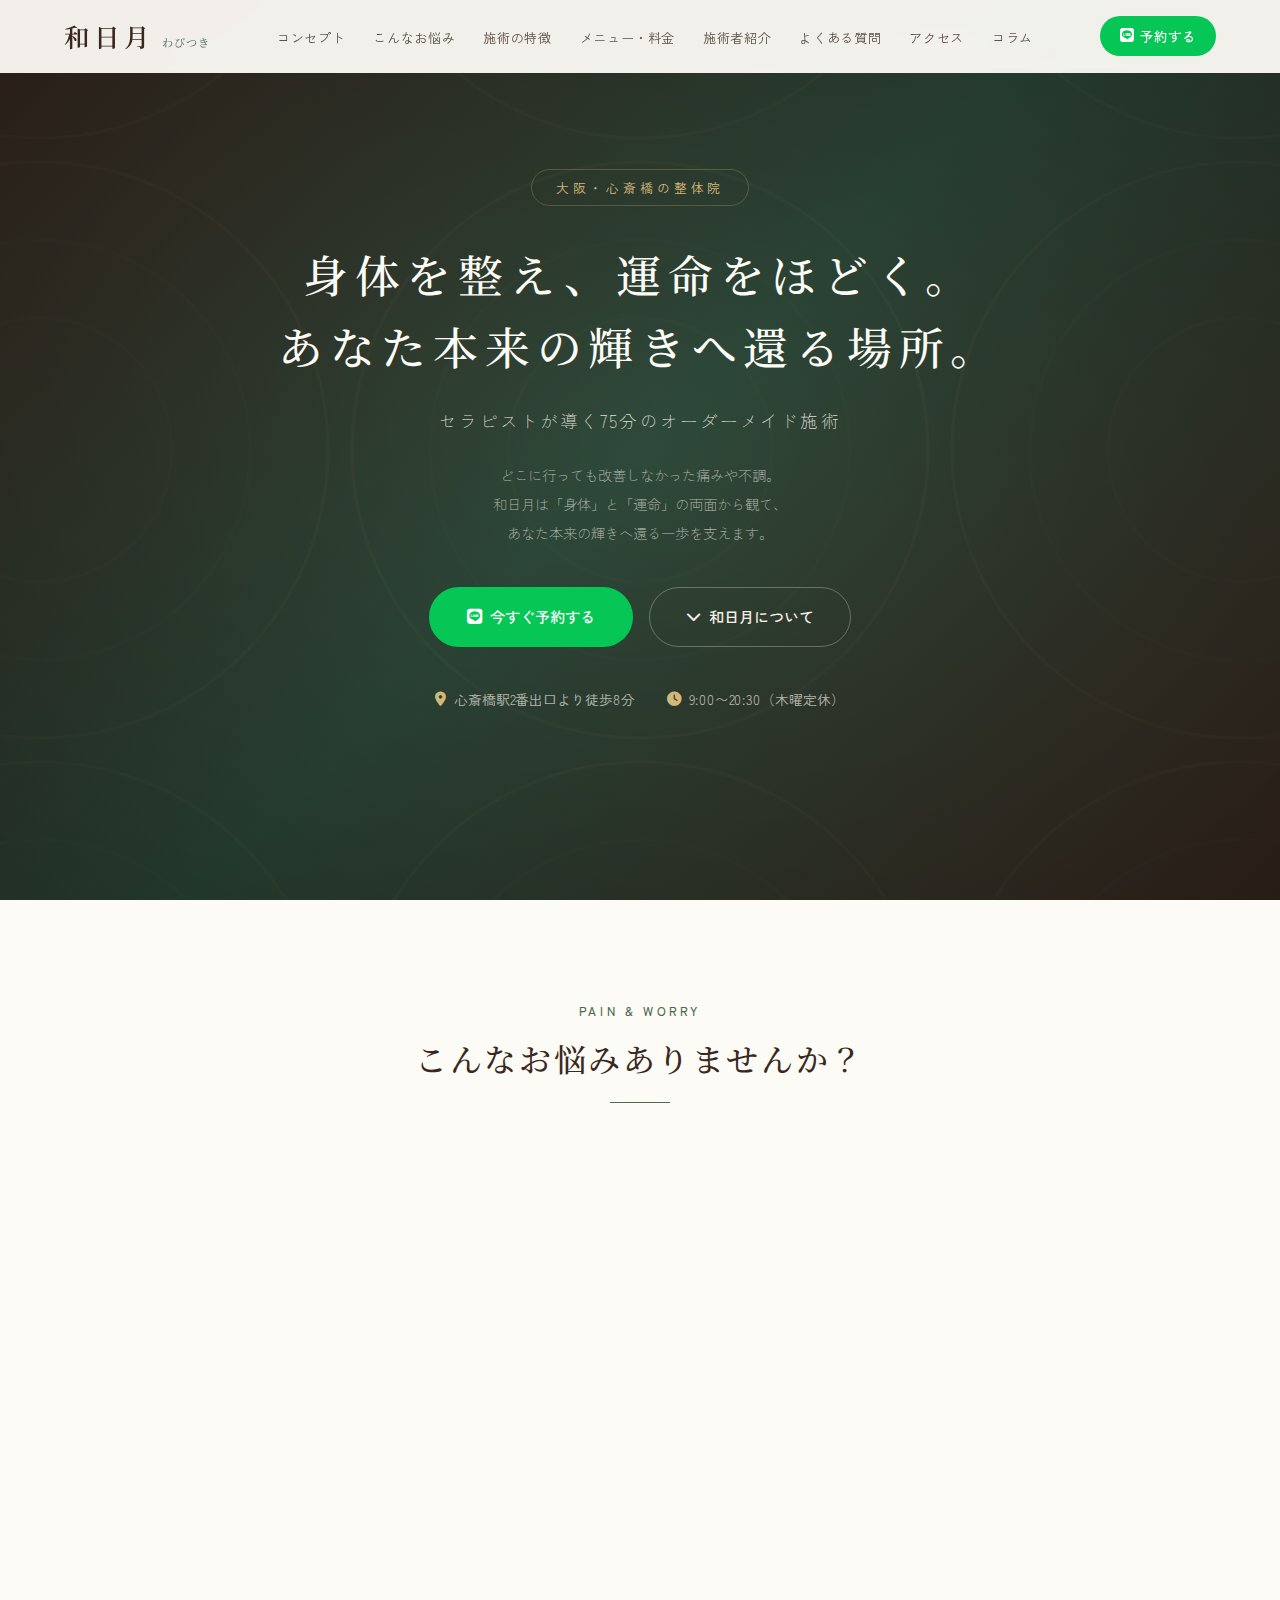
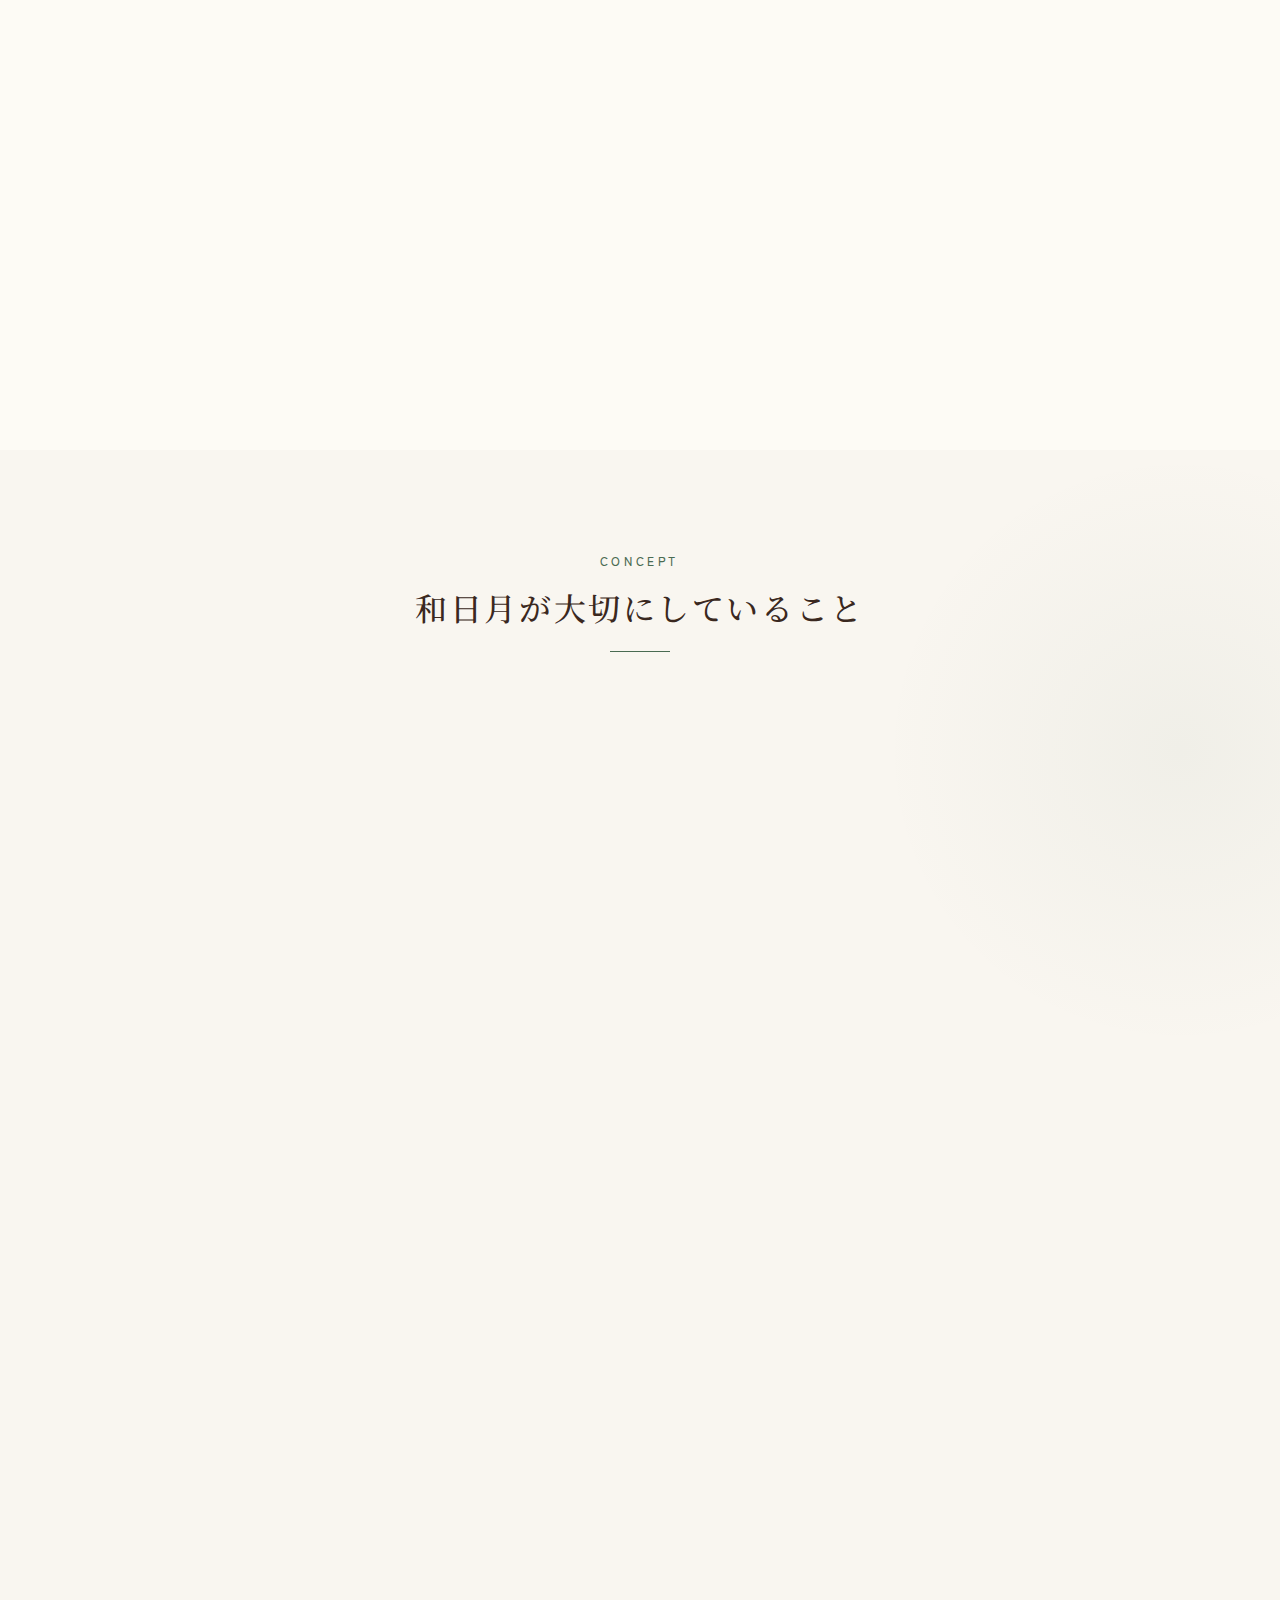
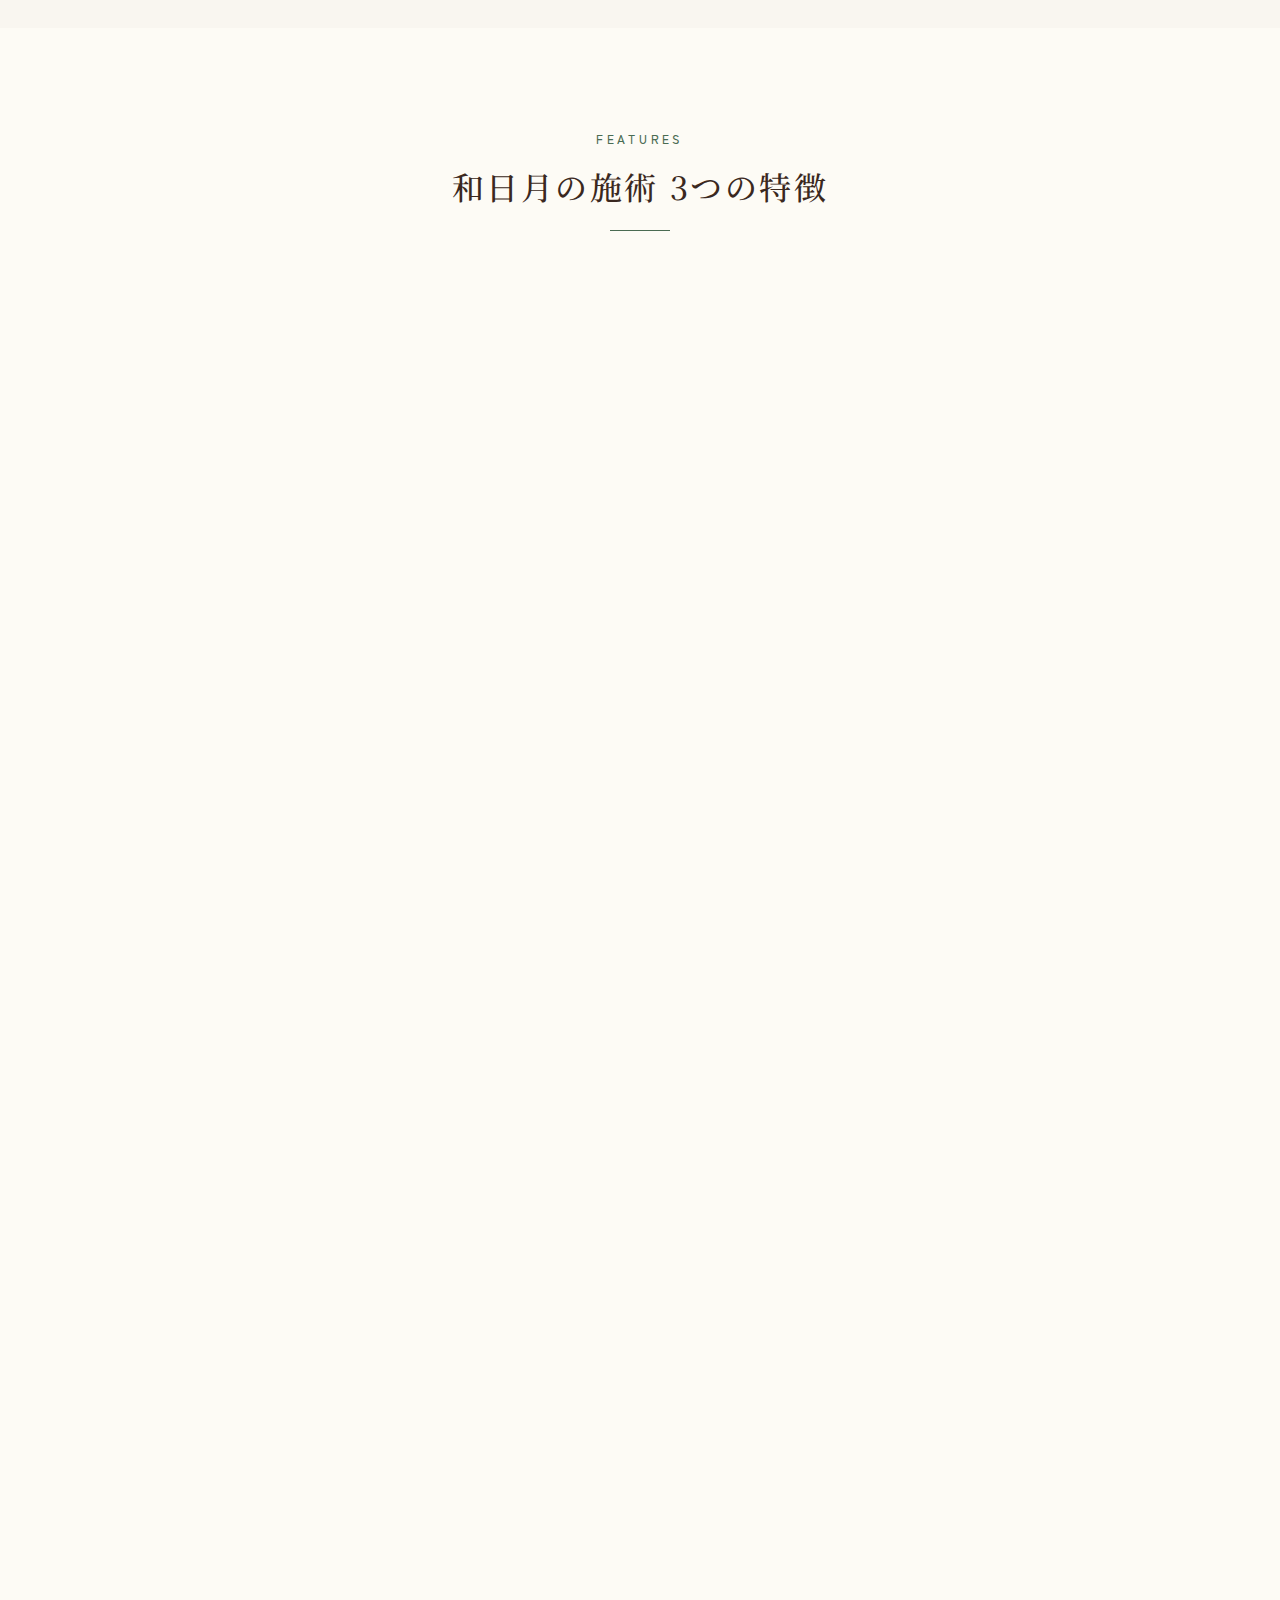
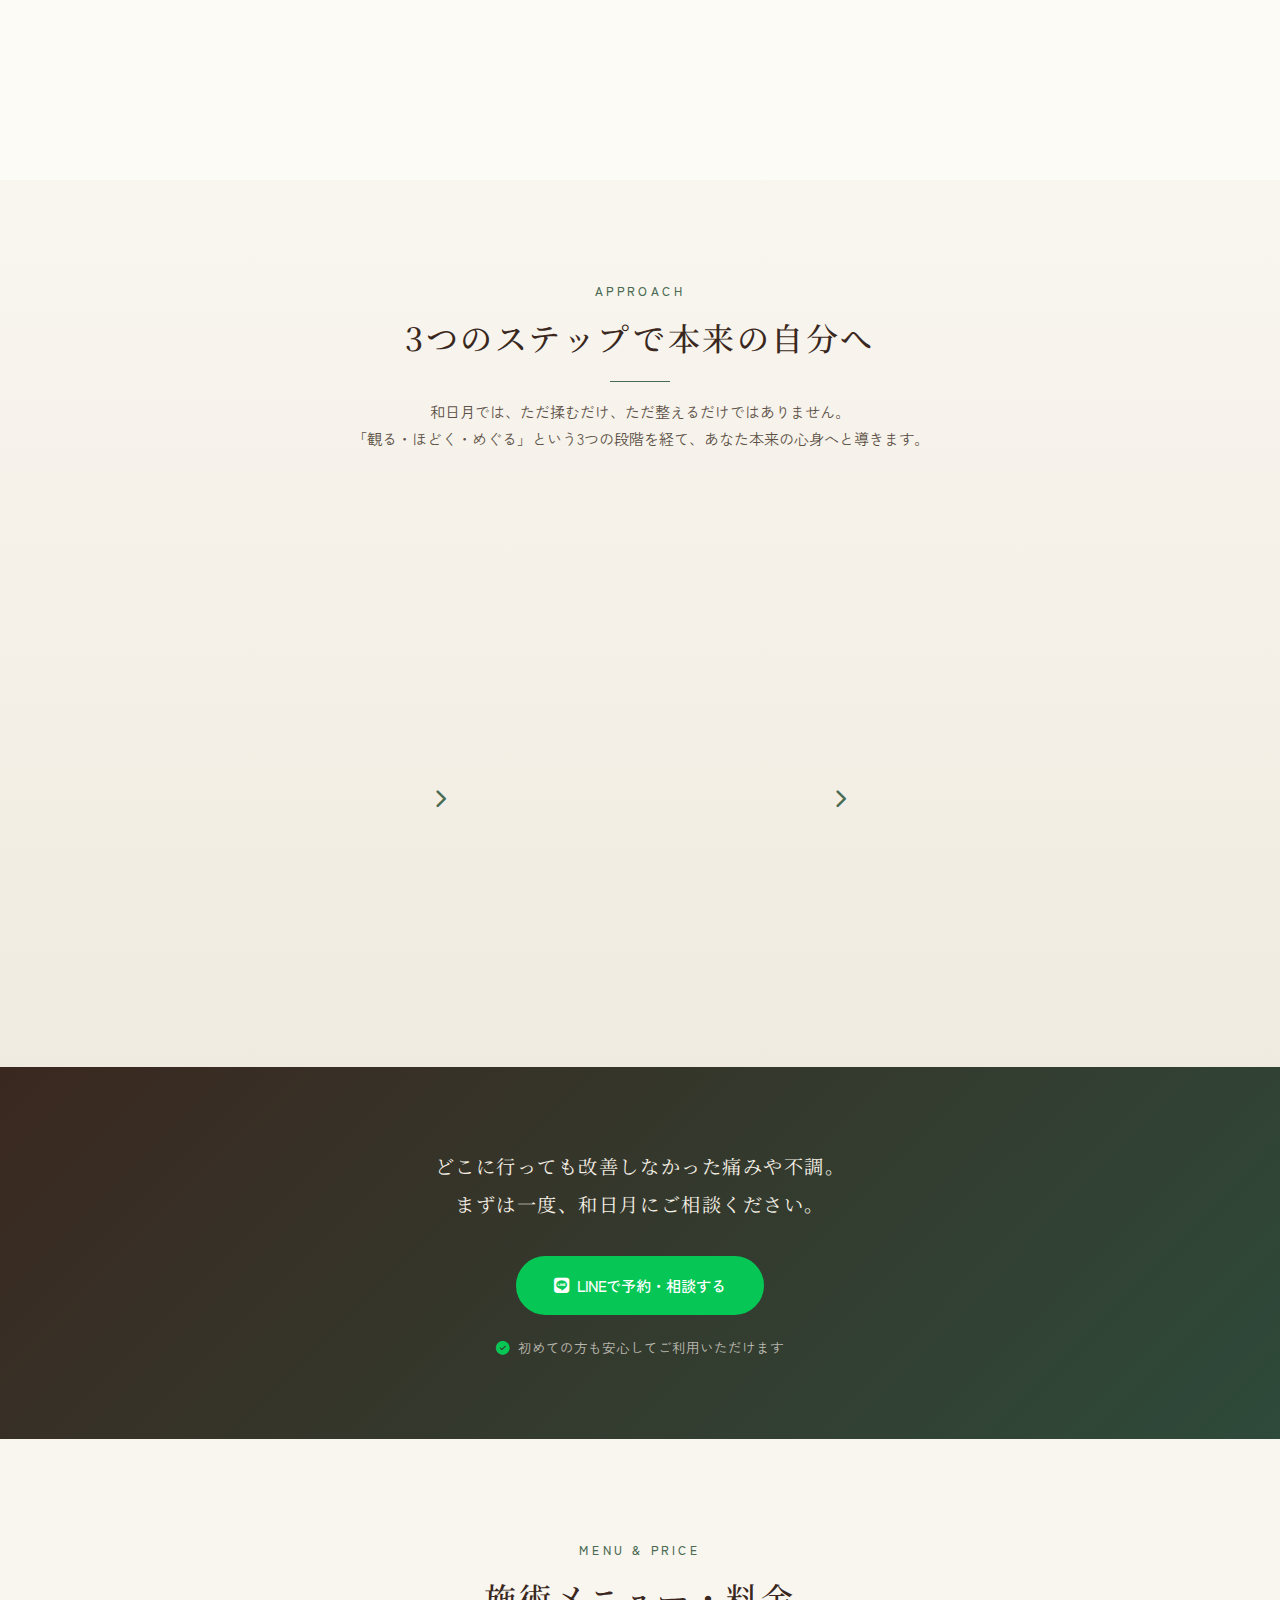
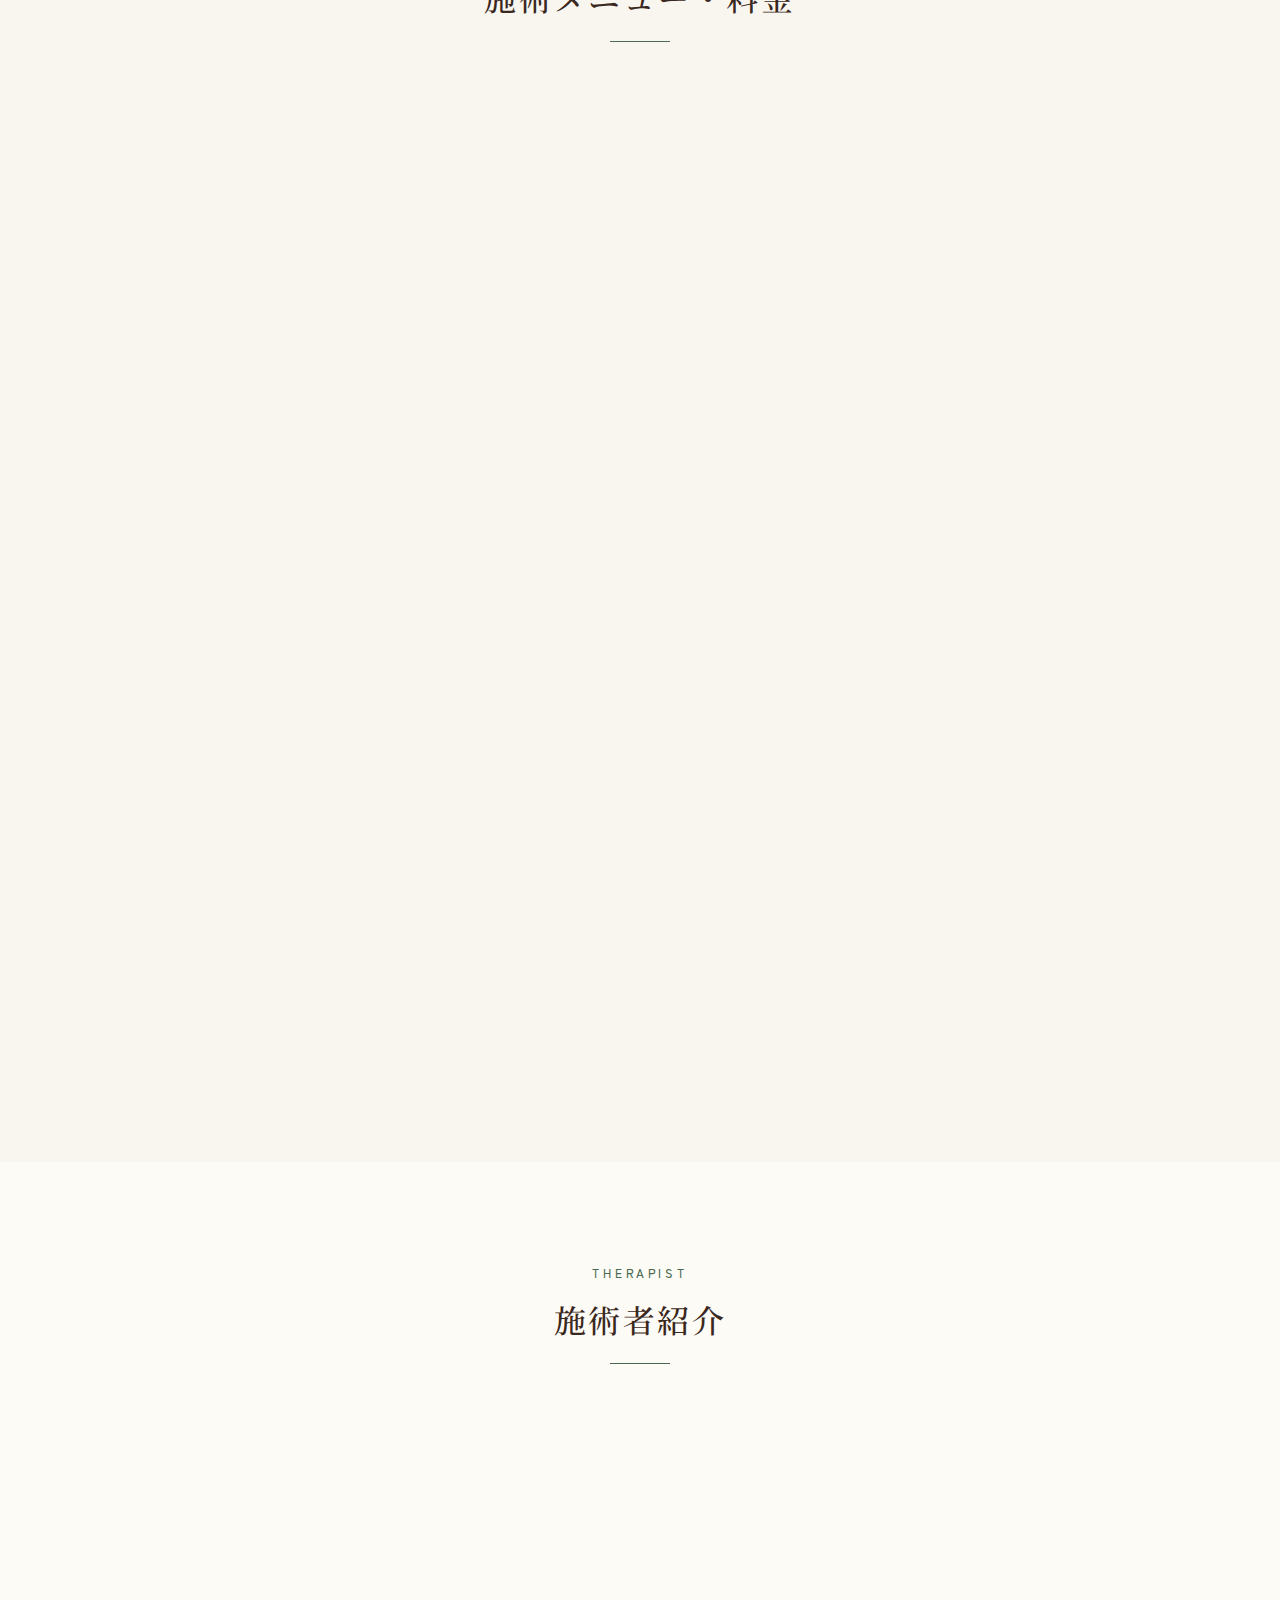
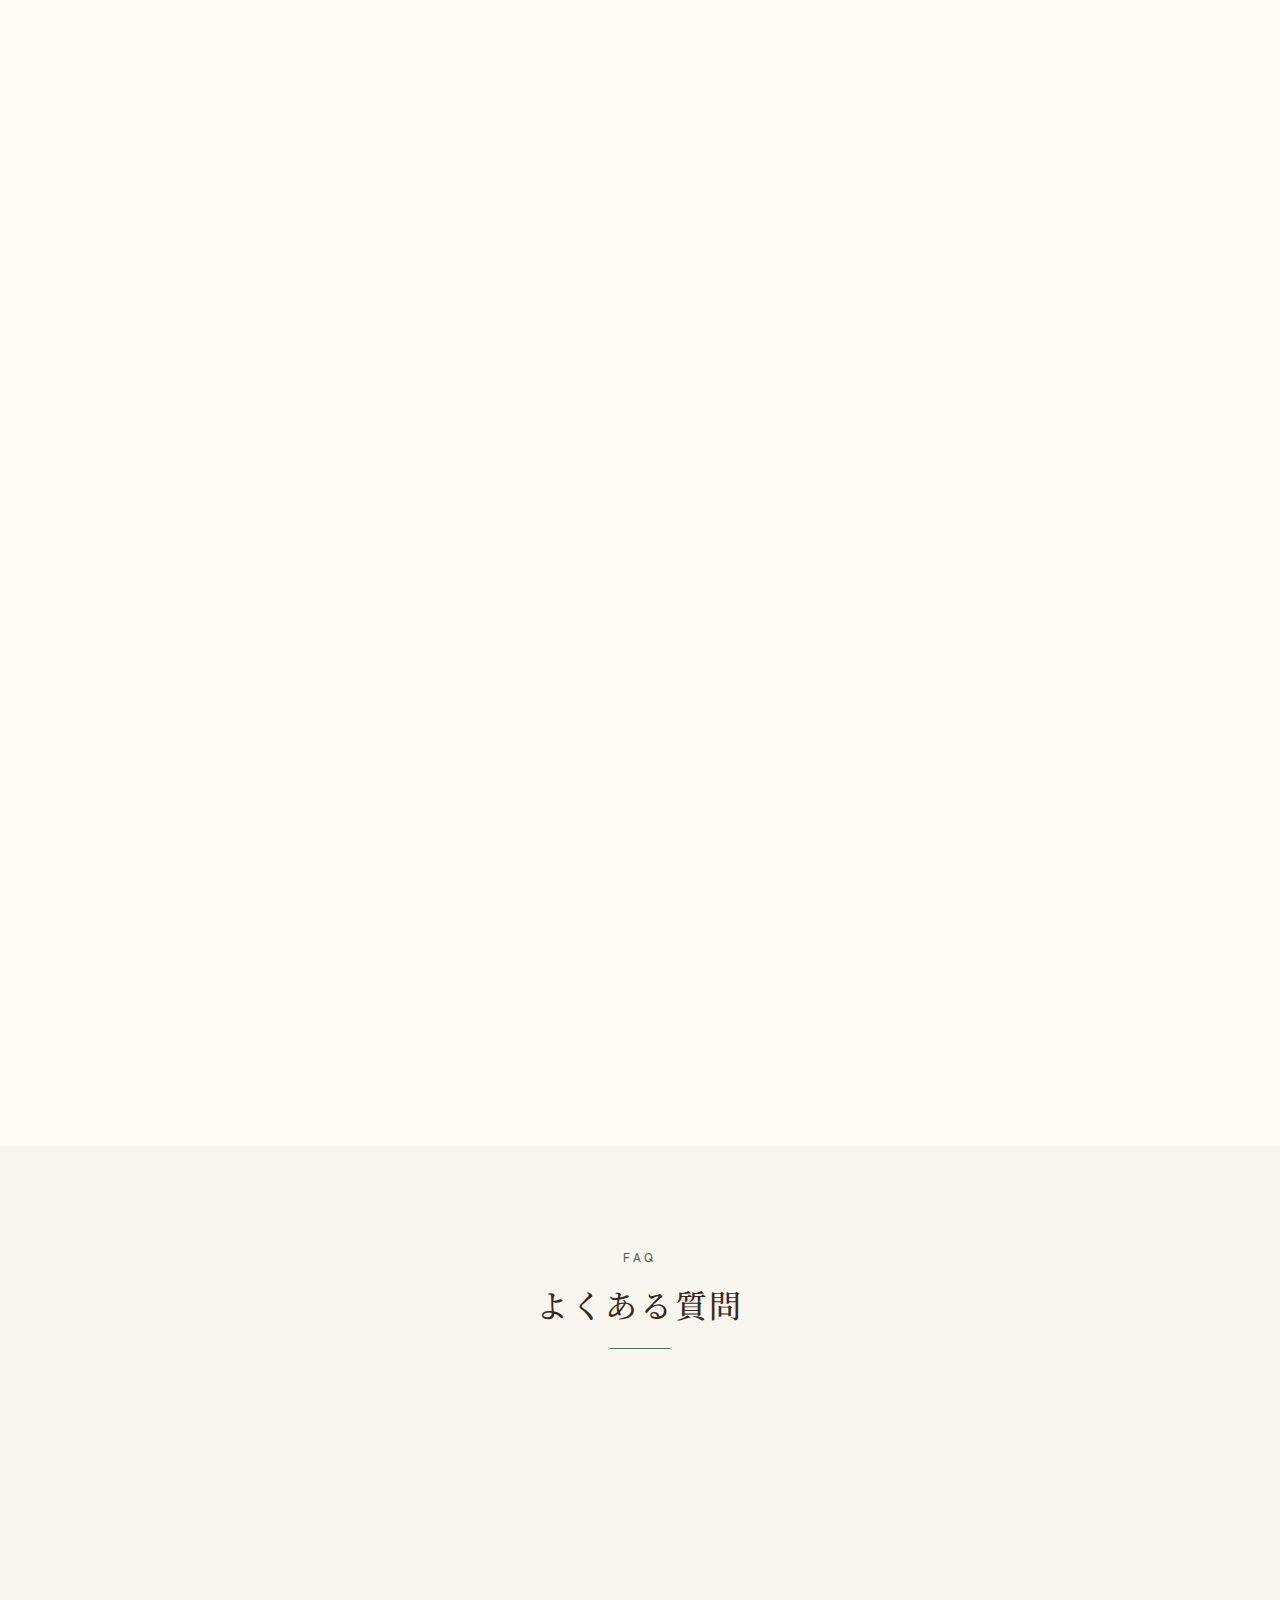
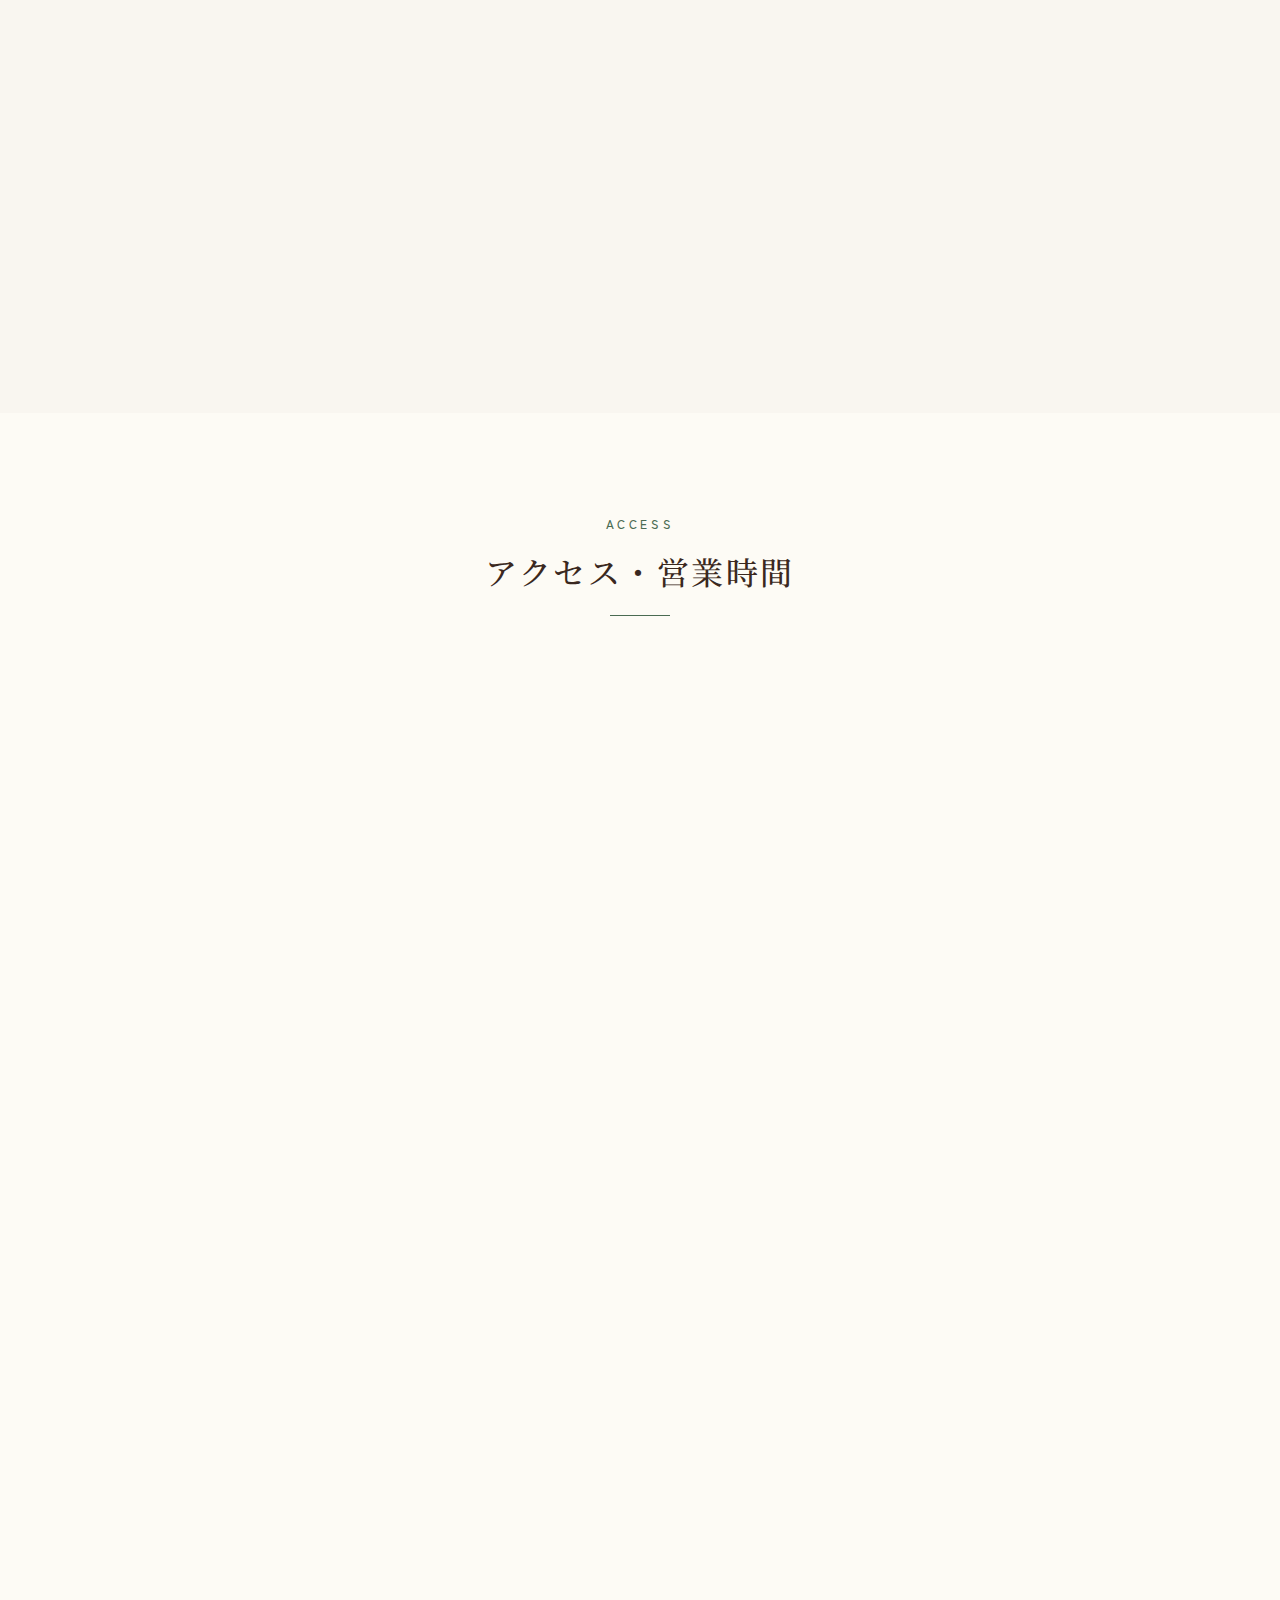
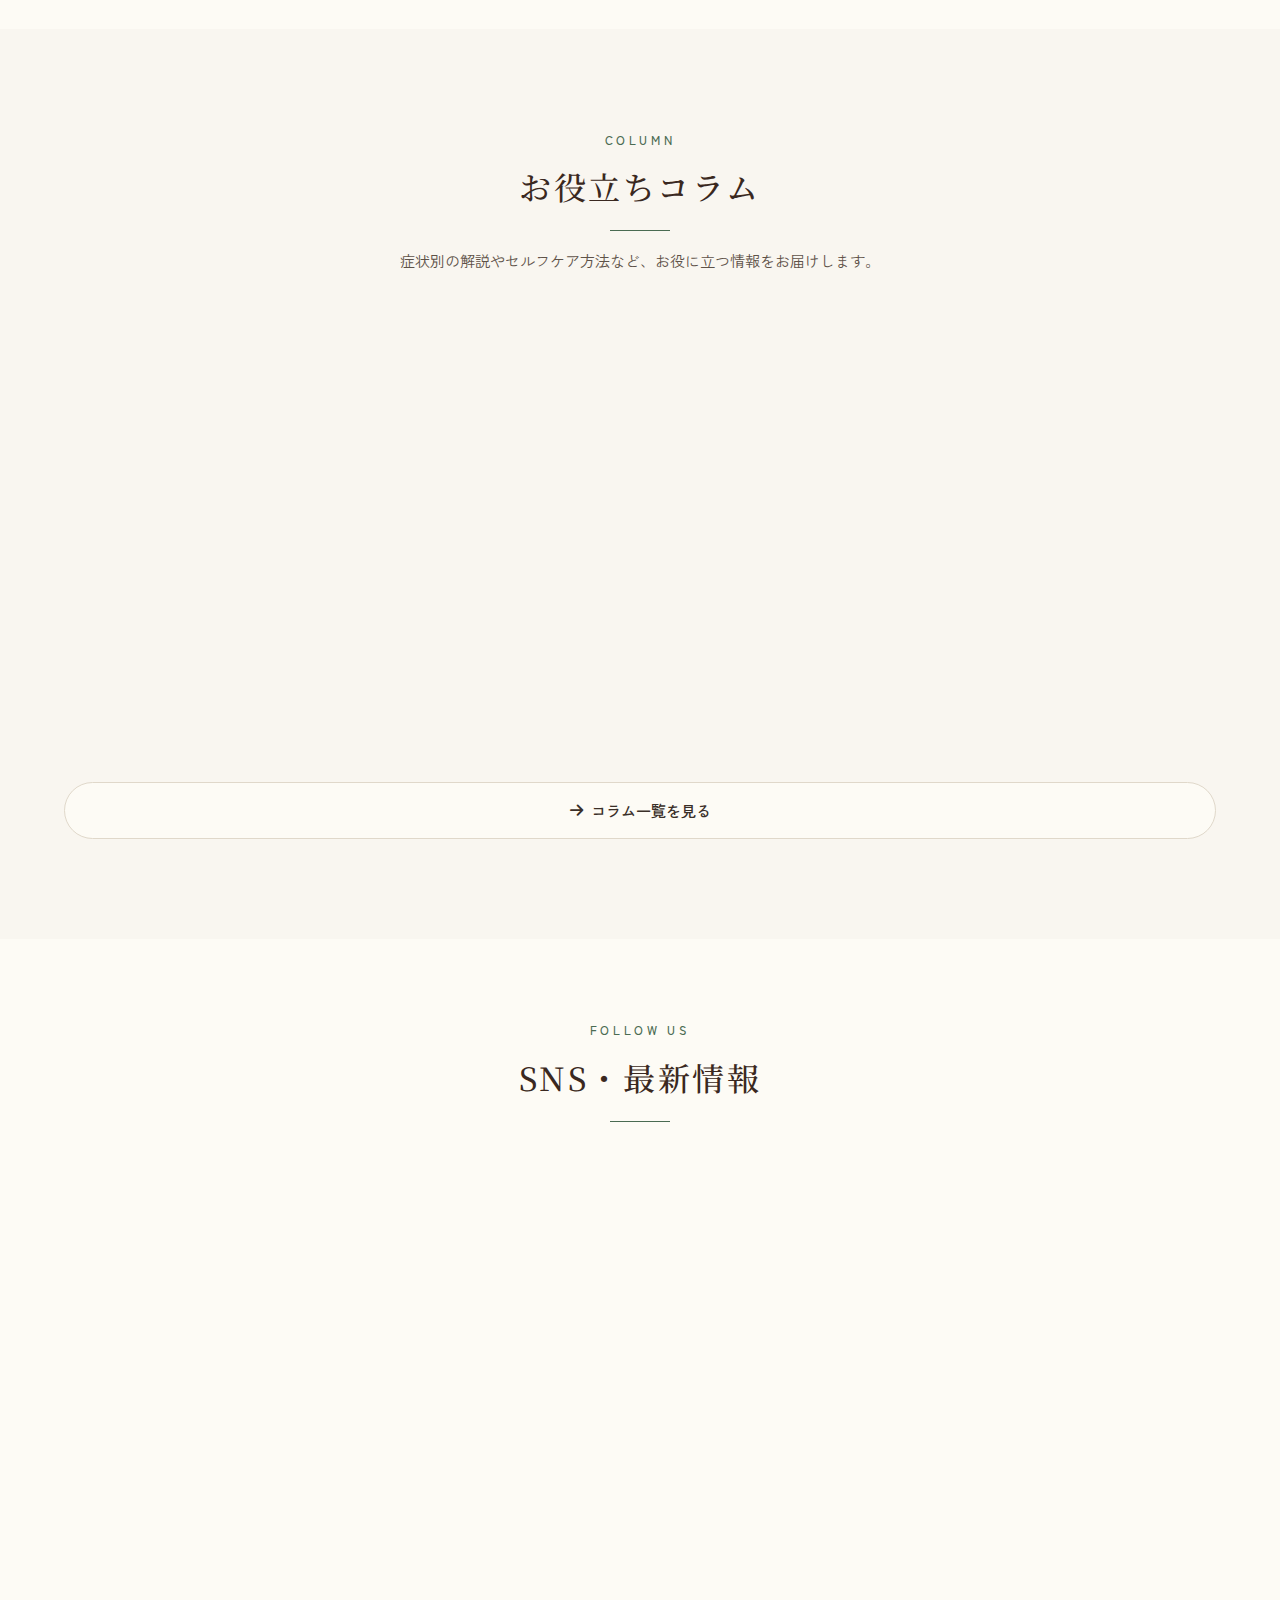
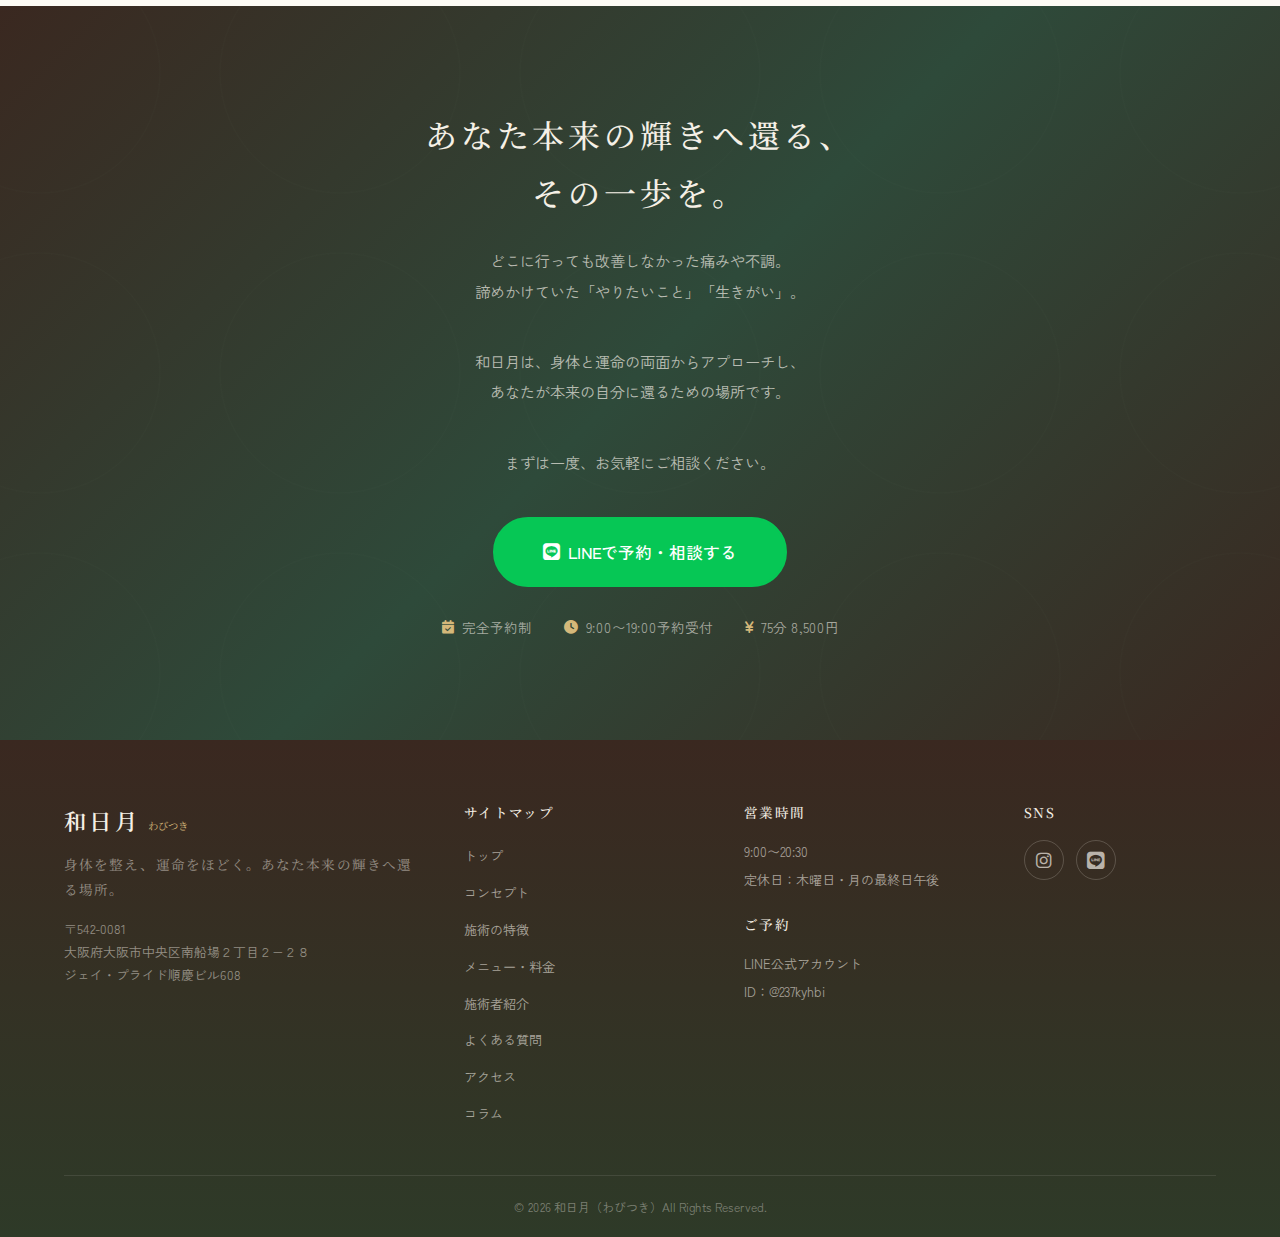
<file: index.html>
<!DOCTYPE html>
<html lang="ja">
<head>
    <meta charset="UTF-8">
    <meta name="viewport" content="width=device-width, initial-scale=1.0, viewport-fit=cover">
    <title>和日月（わびつき）｜心斎橋の整体院｜心身をほどき、自分に還る場所</title>
    <meta name="description" content="大阪・心斎橋の整体院「和日月」。理学療法士が75分のオーダーメイド施術で、身体と運命の両面から肩こり・腰痛・不調を根本改善。身体を整え、運命をほどく。あなた本来の輝きへ還る場所。">
    <meta name="keywords" content="整体,心斎橋,大阪,肩こり,腰痛,理学療法士,筋膜リリース,和日月,わびつき,南船場">
    <meta name="author" content="和日月（わびつき）">
    <meta name="robots" content="index, follow">
    <link rel="canonical" href="">

    <!-- OGP -->
    <meta property="og:title" content="和日月（わびつき）｜心斎橋の整体院｜心身をほどき、自分に還る場所">
    <meta property="og:description" content="理学療法士が75分のオーダーメイド施術で、身体と運命の両面から不調を根本改善。身体を整え、運命をほどく。あなた本来の輝きへ還る場所。">
    <meta property="og:type" content="website">
    <meta property="og:locale" content="ja_JP">
    <meta property="og:site_name" content="和日月（わびつき）">

    <!-- Twitter Card -->
    <meta name="twitter:card" content="summary_large_image">
    <meta name="twitter:title" content="和日月（わびつき）｜心斎橋の整体院">
    <meta name="twitter:description" content="理学療法士が75分のオーダーメイド施術で身体と運命の両面から不調を改善。あなた本来の輝きへ還る場所。">

    <!-- Google Fonts -->
    <link rel="preconnect" href="https://fonts.googleapis.com">
    <link rel="preconnect" href="https://fonts.gstatic.com" crossorigin>
    <link href="https://fonts.googleapis.com/css2?family=Noto+Serif+JP:wght@300;400;500;600;700&family=Noto+Sans+JP:wght@300;400;500;600;700&family=Zen+Kaku+Gothic+New:wght@300;400;500;700&display=swap" rel="stylesheet">

    <!-- Font Awesome -->
    <link rel="stylesheet" href="https://cdn.jsdelivr.net/npm/@fortawesome/fontawesome-free@6.4.0/css/all.min.css">

    <!-- CSS -->
    <link rel="stylesheet" href="css/style.css">

    <!-- 構造化データ (JSON-LD) -->
    <script type="application/ld+json">
    {
        "@context": "https://schema.org",
        "@type": "HealthAndBeautyBusiness",
        "name": "和日月（わびつき）",
        "description": "理学療法士が75分のオーダーメイド施術で肩こり・腰痛・原因不明の不調を根本から改善する整体院",
        "url": "",
        "telephone": "",
        "address": {
            "@type": "PostalAddress",
            "streetAddress": "南船場２丁目２−２８ ジェイ・プライド順慶ビル608",
            "addressLocality": "大阪市中央区",
            "addressRegion": "大阪府",
            "postalCode": "542-0081",
            "addressCountry": "JP"
        },
        "geo": {
            "@type": "GeoCoordinates",
            "latitude": 34.6767,
            "longitude": 135.5046
        },
        "openingHoursSpecification": [
            {
                "@type": "OpeningHoursSpecification",
                "dayOfWeek": ["Monday", "Tuesday", "Wednesday", "Friday", "Saturday", "Sunday"],
                "opens": "09:00",
                "closes": "20:30"
            }
        ],
        "priceRange": "¥8,500",
        "founder": {
            "@type": "Person",
            "name": "田中孝明",
            "jobTitle": "理学療法士"
        },
        "areaServed": {
            "@type": "City",
            "name": "大阪市"
        },
        "hasOfferCatalog": {
            "@type": "OfferCatalog",
            "name": "施術メニュー",
            "itemListElement": [
                {
                    "@type": "Offer",
                    "itemOffered": {
                        "@type": "Service",
                        "name": "オーダーメイド整体施術",
                        "description": "75分のオーダーメイド施術。整体、筋膜リリース、リラクゼーション、動作トレーニングを含む"
                    },
                    "price": "8500",
                    "priceCurrency": "JPY"
                }
            ]
        }
    }
    </script>
</head>
<body>

    <!-- ===== ヘッダー / ナビゲーション ===== -->
    <header class="header" id="header">
        <div class="header-inner">
            <a href="#hero" class="logo">
                <span class="logo-main">和日月</span>
                <span class="logo-sub">わびつき</span>
            </a>
            <nav class="nav" id="nav">
                <ul class="nav-list">
                    <li><a href="#concept" class="nav-link">コンセプト</a></li>
                    <li><a href="#worries" class="nav-link">こんなお悩み</a></li>
                    <li><a href="#features" class="nav-link">施術の特徴</a></li>
                    <li><a href="#menu" class="nav-link">メニュー・料金</a></li>
                    <li><a href="#profile" class="nav-link">施術者紹介</a></li>
                    <li><a href="#faq" class="nav-link">よくある質問</a></li>
                    <li><a href="#access" class="nav-link">アクセス</a></li>
                    <li><a href="#blog" class="nav-link">コラム</a></li>
                </ul>
            </nav>
            <a href="https://line.me/R/ti/p/@237kyhbi" target="_blank" rel="noopener" class="header-cta">
                <i class="fab fa-line"></i> 予約する
            </a>
            <button class="hamburger" id="hamburger" aria-label="メニューを開く">
                <span></span>
                <span></span>
                <span></span>
            </button>
        </div>
    </header>

    <!-- ===== モバイルメニュー ===== -->
    <div class="mobile-menu" id="mobileMenu">
        <nav class="mobile-nav">
            <ul class="mobile-nav-list">
                <li><a href="#concept" class="mobile-nav-link">コンセプト</a></li>
                <li><a href="#worries" class="mobile-nav-link">こんなお悩み</a></li>
                <li><a href="#features" class="mobile-nav-link">施術の特徴</a></li>
                <li><a href="#menu" class="mobile-nav-link">メニュー・料金</a></li>
                <li><a href="#profile" class="mobile-nav-link">施術者紹介</a></li>
                <li><a href="#faq" class="mobile-nav-link">よくある質問</a></li>
                <li><a href="#access" class="mobile-nav-link">アクセス</a></li>
                <li><a href="#blog" class="mobile-nav-link">コラム</a></li>
            </ul>
            <a href="https://line.me/R/ti/p/@237kyhbi" target="_blank" rel="noopener" class="mobile-cta">
                <i class="fab fa-line"></i> LINEで予約する
            </a>
        </nav>
    </div>

    <!-- ===== セクション1: ファーストビュー (Hero) ===== -->
    <section class="hero" id="hero">
        <div class="hero-overlay"></div>
        <div class="hero-content">
            <p class="hero-badge">大阪・心斎橋の整体院</p>
            <h1 class="hero-title">
                <span class="hero-title-line">身体を整え、運命をほどく。</span>
                <span class="hero-title-line">あなた本来の輝きへ還る場所。</span>
            </h1>
            <p class="hero-subtitle">
                セラピストが導く<br class="sp-only">75分のオーダーメイド施術
            </p>
            <p class="hero-description">
                どこに行っても改善しなかった痛みや不調。<br class="pc-only">
                和日月は「身体」と「運命」の両面から観て、<br class="pc-only">
                あなた本来の輝きへ還る一歩を支えます。
            </p>
            <div class="hero-cta-group">
                <a href="https://line.me/R/ti/p/@237kyhbi" target="_blank" rel="noopener" class="btn btn-primary btn-lg">
                    <i class="fab fa-line"></i> 今すぐ予約する
                </a>
                <a href="#concept" class="btn btn-outline btn-lg">
                    <i class="fas fa-chevron-down"></i> 和日月について
                </a>
            </div>
            <div class="hero-info">
                <div class="hero-info-item">
                    <i class="fas fa-map-marker-alt"></i>
                    <span>心斎橋駅2番出口より徒歩8分</span>
                </div>
                <div class="hero-info-item">
                    <i class="fas fa-clock"></i>
                    <span>9:00〜20:30（木曜定休）</span>
                </div>
            </div>
        </div>
    </section>

    <!-- ===== セクション2: こんなお悩みありませんか？ ===== -->
    <section class="section worries" id="worries">
        <div class="container">
            <div class="section-header">
                <p class="section-label">PAIN & WORRY</p>
                <h2 class="section-title">こんなお悩み<br class="sp-only">ありませんか？</h2>
                <div class="section-divider"><span></span></div>
            </div>
            <div class="worries-grid">
                <div class="worry-card" data-aos>
                    <div class="worry-icon"><i class="fas fa-user-injured"></i></div>
                    <p>肩こり・腰痛・頭痛が<br>慢性的につらい</p>
                </div>
                <div class="worry-card" data-aos>
                    <div class="worry-icon"><i class="fas fa-hospital"></i></div>
                    <p>病院では「異常なし」<br>でも症状が消えない</p>
                </div>
                <div class="worry-card" data-aos>
                    <div class="worry-icon"><i class="fas fa-redo-alt"></i></div>
                    <p>他の整体に通ったが<br>イマイチ改善しない</p>
                </div>
                <div class="worry-card" data-aos>
                    <div class="worry-icon"><i class="fas fa-laptop"></i></div>
                    <p>デスクワークで眼精疲労<br>集中できない</p>
                </div>
                <div class="worry-card" data-aos>
                    <div class="worry-icon"><i class="fas fa-bed"></i></div>
                    <p>眠れない・めまいなど<br>原因不明の不調</p>
                </div>
                <div class="worry-card" data-aos>
                    <div class="worry-icon"><i class="fas fa-heart-broken"></i></div>
                    <p>やりたいことができず<br>人生を諦めかけている</p>
                </div>
            </div>
            <div class="worries-message fade-in">
                <div class="worries-message-inner">
                    <p class="worries-lead">
                        <strong>「生きてて辛い」「やりたいことができない」</strong><br class="pc-only">
                        身体の痛みや不具合で、生活に支障を感じていませんか？
                    </p>
                    <p class="worries-text">
                        病院や他整体で改善しない。動画や雑誌を試しても変わらない。放置して悪化。異常なしと言われるが症状はある——<br class="pc-only">
                        歩けない、仕事に集中できない、揉まれても治らない。
                        このまま何もしなければ、<strong>仕事・趣味・やりたいことができなくなり、希望を見失う</strong>かもしれません。
                    </p>
                    <p class="worries-hope">
                        でも、まだ大丈夫です。<br class="pc-only">
                        <strong>和日月は、人生を取り戻したいあなたのための場所です。</strong>
                    </p>
                </div>
            </div>
        </div>
    </section>

    <!-- ===== セクション3: コンセプト ===== -->
    <section class="section concept" id="concept">
        <div class="concept-bg"></div>
        <div class="container">
            <div class="section-header">
                <p class="section-label">CONCEPT</p>
                <h2 class="section-title">和日月が大切にしていること</h2>
                <div class="section-divider"><span></span></div>
            </div>
            <div class="concept-content">
                <div class="concept-philosophy fade-in">
                    <p class="concept-text">
                        和日月が提供する価値——<br class="pc-only">
                        疼痛の緩和、生きやすさ、動きやすさ、不調の改善、自分にとっての向き不向き、<br class="pc-only">
                        心理的安全性、心のリセット、人生を取り戻す。
                    </p>
                    <p class="concept-lead">
                        〜身体（からだ）を整え、運命（いのち）をほどく。あなた本来の輝きへ還る場所。〜
                    </p>
                    <p class="concept-text">
                        <strong>「身体」と「運命」の両面からアプローチすることで、絡まった糸はほどけ始めます。</strong>
                    </p>
                </div>

                <div class="concept-values">
                    <div class="concept-value-card fade-in">
                        <div class="concept-value-number">01</div>
                        <h3>多角的な原因究明（患部＋背景まで）</h3>
                        <p>患部だけでなく、背景にある生活習慣・心理状態・環境まで含めて原因を探ります。</p>
                    </div>
                    <div class="concept-value-card fade-in">
                        <div class="concept-value-number">02</div>
                        <h3>国家資格者による<br>75分オーダーメイド施術</h3>
                        <p>セラピストが一人ひとりの状態に合わせた、完全オーダーメイドの施術を提供します。</p>
                    </div>
                    <div class="concept-value-card fade-in">
                        <div class="concept-value-number">03</div>
                        <h3>和と静寂の隠れ家空間</h3>
                        <p>日常から離れ、呼吸が深くなる和の空間。心身の避難所として、安心してお過ごしいただけます。</p>
                    </div>
                    <div class="concept-value-card fade-in">
                        <div class="concept-value-number">04</div>
                        <h3>否定しない・<br>ジャッジしない対話の場</h3>
                        <p>あなたの言葉をそのまま受け止めます。心理的安全性のある場で、安心してお話しください。</p>
                    </div>
                    <div class="concept-value-card fade-in">
                        <div class="concept-value-number">05</div>
                        <h3>「卒業」を目指す<br>アフターケア（セルフケア/動作）</h3>
                        <p>通い続けることがゴールではありません。セルフケアと動作指導で、自立した身体へ導きます。</p>
                    </div>
                </div>
            </div>
        </div>
    </section>

    <!-- ===== セクション4: 施術の3つの特徴 ===== -->
    <section class="section features" id="features">
        <div class="container">
            <div class="section-header">
                <p class="section-label">FEATURES</p>
                <h2 class="section-title">和日月の施術 3つの特徴</h2>
                <div class="section-divider"><span></span></div>
            </div>

            <div class="features-list">
                <div class="feature-item fade-in">
                    <div class="feature-image">
                        <img src="assets/images/feature-01.png" alt="身体と運命の両面から原因を観る カウンセリングの様子" class="feature-image-photo">
                    </div>
                    <div class="feature-text">
                        <div class="feature-number">FEATURE 01</div>
                        <h3>「身体」と「運命」の<br>両面から原因を観る</h3>
                        <p class="feature-tag">整体 × 観命學</p>
                        <p>不調の原因は身体の歪みだけとは限りません。「解剖学的視点」に加え、観命學による鑑定で性質・運気（バイオリズム）を読み解き、「なぜ今、そこに不調が出ているのか？」を身体と運命の両面から深く紐解きます。</p>
                    </div>
                </div>

                <div class="feature-item feature-item-reverse fade-in">
                    <div class="feature-image">
                        <img src="assets/images/feature-02.png" alt="75分のオーダーメイド施術 施術の様子" class="feature-image-photo">
                    </div>
                    <div class="feature-text">
                        <div class="feature-number">FEATURE 02</div>
                        <h3>深層へ届く<br>「75分」のオーダーメイド</h3>
                        <p class="feature-tag">マニュアルなしの施術</p>
                        <p>マニュアル通りの施術は一切ありません。その日の心身の状態や鑑定で導き出された性質に合わせ、筋膜リリース、関節調整、呼吸法などを組み合わせます。75分かけて深層のコリや骨格のズレまでじっくりアプローチし、痛みや揉み返しが少ないのに奥まで響く満足感を提供します。</p>
                    </div>
                </div>

                <div class="feature-item fade-in">
                    <div class="feature-image">
                        <img src="assets/images/feature-03.png" alt="心と呼吸をほどく和の空間 施術室の様子" class="feature-image-photo">
                    </div>
                    <div class="feature-text">
                        <div class="feature-number">FEATURE 03</div>
                        <h3>「心」と「呼吸」をほどく<br>和の空間</h3>
                        <p class="feature-tag">静寂のひととき</p>
                        <p>都会の喧騒を忘れる和の空間で、オールハンドの温もりと深い呼吸への誘導を行い、交感神経（日）を鎮め、副交感神経（月）優位のリラックス状態へ。二つのリズムが「和（あ）えられ、調和している」状態が大切です。</p>
                        <p>身体の緊張をほどくだけではありません。<br>心の迷い、力み、そしてあなたという存在の<br>「根っこにある魂」そのものを整えます。（和）<br>そんな、本来のバランスへと還る感覚を<br>ぜひここで味わってください。</p>
                    </div>
                </div>
            </div>
        </div>
    </section>

    <!-- ===== セクション5: アプローチ（観る→ほどく→めぐる） ===== -->
    <section class="section approach" id="approach">
        <div class="container">
            <div class="section-header">
                <p class="section-label">APPROACH</p>
                <h2 class="section-title">3つのステップで<br class="sp-only">本来の自分へ</h2>
                <div class="section-divider"><span></span></div>
                <p class="section-subtitle">和日月では、ただ揉むだけ、ただ整えるだけではありません。<br class="pc-only">「観る・ほどく・めぐる」という3つの段階を経て、あなた本来の心身へと導きます。</p>
            </div>

            <div class="approach-steps">
                <div class="approach-step fade-in">
                    <div class="approach-step-header">
                        <span class="approach-step-num">STEP 1</span>
                        <div class="approach-step-icon">
                            <svg viewBox="0 0 80 80" class="approach-icon-svg">
                                <circle cx="40" cy="40" r="35" fill="none" stroke="currentColor" stroke-width="1.5" stroke-dasharray="4 4"/>
                                <path d="M30 40 C30 30, 50 30, 50 40 C50 50, 30 50, 30 40" fill="none" stroke="currentColor" stroke-width="2"/>
                            </svg>
                        </div>
                    </div>
                    <h3 class="approach-step-title">観る<span class="approach-step-en">Scan & Analyze</span></h3>
                    <p class="approach-step-text">
                        セラピストの目で「身体の歪み」を、観命學の知恵で「運命の流れ（宿命）」を読み解きます。「なぜ今、ここに痛みが出ているのか？」を多角的に解明し、あなただけの不調の原因（トリガー）を特定します。
                    </p>
                </div>

                <div class="approach-arrow">
                    <i class="fas fa-chevron-right"></i>
                </div>

                <div class="approach-step fade-in">
                    <div class="approach-step-header">
                        <span class="approach-step-num">STEP 2</span>
                        <div class="approach-step-icon">
                            <svg viewBox="0 0 80 80" class="approach-icon-svg">
                                <circle cx="40" cy="40" r="35" fill="none" stroke="currentColor" stroke-width="1.5" stroke-dasharray="4 4"/>
                                <path d="M25 40 L40 30 L55 40 L40 50 Z" fill="none" stroke="currentColor" stroke-width="2"/>
                            </svg>
                        </div>
                    </div>
                    <h3 class="approach-step-title">ほどく<span class="approach-step-en">Release & Align</span></h3>
                    <p class="approach-step-text">
                        特定した原因に対し、最適なアプローチを行います。75分の施術では、深層筋へのリリースや関節調整に加え、鑑定結果に基づいた呼吸法や思考の整理（観命學的アドバイス）も行います。身体の緊張と心の迷いを同時にほどき、本来の状態へと整えます。
                    </p>
                </div>

                <div class="approach-arrow">
                    <i class="fas fa-chevron-right"></i>
                </div>

                <div class="approach-step fade-in">
                    <div class="approach-step-header">
                        <span class="approach-step-num">STEP 3</span>
                        <div class="approach-step-icon">
                            <svg viewBox="0 0 80 80" class="approach-icon-svg">
                                <circle cx="40" cy="40" r="35" fill="none" stroke="currentColor" stroke-width="1.5" stroke-dasharray="4 4"/>
                                <path d="M25 40 Q32 25 40 40 Q48 55 55 40" fill="none" stroke="currentColor" stroke-width="2"/>
                            </svg>
                        </div>
                    </div>
                    <h3 class="approach-step-title">めぐる<span class="approach-step-en">Flow & Empower</span></h3>
                    <p class="approach-step-text">
                        整った身体に、深い呼吸と運気が巡り始めます。身体の軸が安定し、迷いが晴れることで、明日への活力（日）が自然と湧いてくる状態へ。「身体のケア」と「人生の指針」の両方を手に入れ、自ら輝く未来へと歩み出せます。
                    </p>
                </div>
            </div>
        </div>
    </section>

    <!-- ===== CTA（中間） ===== -->
    <section class="section cta-mid">
        <div class="container">
            <div class="cta-mid-inner">
                <p class="cta-mid-text">
                    どこに行っても改善しなかった痛みや不調。<br class="pc-only">
                    まずは一度、和日月にご相談ください。
                </p>
                <a href="https://line.me/R/ti/p/@237kyhbi" target="_blank" rel="noopener" class="btn btn-primary btn-lg">
                    <i class="fab fa-line"></i> LINEで予約・相談する
                </a>
                <p class="cta-mid-note">
                    <i class="fas fa-check-circle"></i> 初めての方も安心してご利用いただけます
                </p>
            </div>
        </div>
    </section>

    <!-- ===== セクション6: メニュー・料金 ===== -->
    <section class="section menu" id="menu">
        <div class="container">
            <div class="section-header">
                <p class="section-label">MENU & PRICE</p>
                <h2 class="section-title">施術メニュー・料金</h2>
                <div class="section-divider"><span></span></div>
            </div>

            <div class="menu-card-main fade-in">
                <div class="menu-card-badge">MAIN MENU</div>
                <div class="menu-card-content">
                    <h3 class="menu-card-title">オーダーメイド整体施術</h3>
                    <div class="menu-card-price">
                        <span class="menu-card-price-num">8,500</span>
                        <span class="menu-card-price-unit">円<small>（税込）</small></span>
                    </div>
                    <div class="menu-card-time">
                        <i class="fas fa-clock"></i> 施術時間：<strong>75分</strong>
                    </div>
                    <p class="menu-card-desc">
                        一人ひとりの身体の状態に合わせた完全オーダーメイドの施術。<br class="pc-only">
                        整体・筋膜リリース・リラクゼーション・動作トレーニングを組み合わせ、<br class="pc-only">
                        あなたに最適なアプローチで根本から改善を目指します。
                    </p>

                    <div class="menu-card-includes">
                        <h4><i class="fas fa-list-check"></i> 施術に含まれるもの</h4>
                        <div class="menu-includes-grid">
                            <div class="menu-include-item">
                                <i class="fas fa-check"></i>
                                <span>整体</span>
                            </div>
                            <div class="menu-include-item">
                                <i class="fas fa-check"></i>
                                <span>筋膜リリース</span>
                            </div>
                            <div class="menu-include-item">
                                <i class="fas fa-check"></i>
                                <span>リラクゼーション</span>
                            </div>
                            <div class="menu-include-item">
                                <i class="fas fa-check"></i>
                                <span>動作トレーニング</span>
                            </div>
                            <div class="menu-include-item">
                                <i class="fas fa-check"></i>
                                <span>カウンセリング</span>
                            </div>
                            <div class="menu-include-item">
                                <i class="fas fa-check"></i>
                                <span>セルフケア指導</span>
                            </div>
                        </div>
                    </div>

                    <div class="menu-card-symptoms">
                        <h4><i class="fas fa-stethoscope"></i> 対象となる症状</h4>
                        <div class="menu-symptoms-tags">
                            <span class="symptom-tag">肩こり</span>
                            <span class="symptom-tag">腰痛</span>
                            <span class="symptom-tag">膝痛</span>
                            <span class="symptom-tag">肩痛</span>
                            <span class="symptom-tag">痛み全般</span>
                            <span class="symptom-tag">だるさ</span>
                            <span class="symptom-tag">痺れ</span>
                            <span class="symptom-tag">よくわからない不調</span>
                        </div>
                    </div>
                </div>
            </div>

            <div class="menu-option fade-in">
                <div class="menu-option-card">
                    <div class="menu-option-icon"><i class="fas fa-compass"></i></div>
                    <h4>観命學鑑定</h4>
                    <p>あなたの運命の流れを読み解き、身体の不調との関連や、人生の向き不向きをお伝えします。施術と組み合わせることで、より深い根本改善を目指します。</p>
                </div>
            </div>

            <div class="menu-note fade-in">
                <p><i class="fas fa-info-circle"></i> 完全予約制です。LINE公式アカウントからご予約ください。</p>
            </div>
        </div>
    </section>

    <!-- ===== セクション7: 施術者紹介 ===== -->
    <section class="section profile" id="profile">
        <div class="container">
            <div class="section-header">
                <p class="section-label">THERAPIST</p>
                <h2 class="section-title">施術者紹介</h2>
                <div class="section-divider"><span></span></div>
            </div>

            <div class="profile-content">
                <div class="profile-image fade-in">
                    <img src="assets/images/profile-therapist.png" alt="施術者 田中孝明" class="profile-image-photo">
                </div>
                <div class="profile-text fade-in">
                    <div class="profile-name-area">
                        <h3 class="profile-name">田中 孝明<span class="profile-name-role">Takaaki Tanaka</span></h3>
                        <div class="profile-credentials">
                            <span class="profile-badge"><i class="fas fa-certificate"></i> 理学療法士（国家資格）</span>
                            <span class="profile-badge"><i class="fas fa-briefcase-medical"></i> 臨床経験10年</span>
                            <span class="profile-badge"><i class="fas fa-bone"></i> 専門：脊柱全般</span>
                        </div>
                    </div>

                    <div class="profile-concept">
                        <h4>理念</h4>
                        <p class="profile-concept-text">〜身体（からだ）を整え、運命（いのち）をほどく。あなた本来の輝きへ還る場所。〜</p>
                    </div>

                    <div class="profile-career">
                        <h4>経歴</h4>
                        <ul>
                            <li>整形外科クリニックにて10年間の臨床経験</li>
                            <li>脊柱全般を専門とし、多くの患者さんの回復を支援</li>
                            <li>2026年2月5日「和日月」開業</li>
                        </ul>
                    </div>

                    <div class="profile-message">
                        <h4>想い</h4>
                        <blockquote>
                            <p>身体の声と、運命の声。<br class="pc-only">その両方に耳を澄ませて、あなた本来の輝きへ。</p>
                            <p>理学療法士として10年、臨床の現場に立ち続けてきました。<br class="pc-only">数多くの方を診させていただく中で、常に私の中に一つの「問い」がありました。</p>
                            <p><strong>「なぜ、スムーズに回復する人と、長く不調を抱え続ける人がいるのか？」</strong></p>
                            <p>長期にわたり複数の不調に悩む方々は、病院でのリハビリや、患部だけの治療では解決しきれない「何か」を抱えていらっしゃいました。その正体を探求し続ける中で、私はある事実に辿り着きました。</p>
                            <p>不調とは、身体からのSOSであると同時に、「本来の自分（宿命）」からズレているというサインかもしれない。</p>
                            <p>人間を取り巻くものは、物理的な肉体だけではありません。その時の氣持ち、置かれている環境、そして「持って生まれた性質や運気の流れ（バイオリズム）」。これらが複雑に絡み合い、ご自身の本質と生き方に摩擦が起きたとき、それが最終的に「身体の痛み」として現れることがわかってきたのです。</p>
                            <p>だからこそ、和日月では「木を見て森を見ず」にはなりません。セラピストとしての「解剖学的な視点」で身体の構造を整えること。そして、観命學（かんめいがく）の「運命学的な視点」で、あなたの本質や運気の流れを読み解くこと。</p>
                            <p>この「身体」と「運命」の両面からアプローチすることで初めて、絡まった糸はほどけ始めると確信しています。</p>
                            <p>自分らしさ、生きやすさ、そして、明日へ挑戦する氣持ち。今の自分の状態を一旦受け止め、前に進むために。</p>
                            <p><strong>身体のプロとして、そして人生の伴走者として。あなたが「本来の自分」に還るための一歩を、私が全力でサポートいたします。</strong></p>
                        </blockquote>
                    </div>
                </div>
            </div>
        </div>
    </section>

    <!-- ===== セクション8: よくある質問 ===== -->
    <section class="section faq" id="faq">
        <div class="container">
            <div class="section-header">
                <p class="section-label">FAQ</p>
                <h2 class="section-title">よくある質問</h2>
                <div class="section-divider"><span></span></div>
            </div>

            <div class="faq-list">
                <div class="faq-item fade-in">
                    <button class="faq-question" aria-expanded="false">
                        <span class="faq-q-mark">Q</span>
                        <span class="faq-q-text">初めてですが大丈夫ですか？</span>
                        <span class="faq-toggle"><i class="fas fa-plus"></i></span>
                    </button>
                    <div class="faq-answer">
                        <div class="faq-answer-inner">
                            <span class="faq-a-mark">A</span>
                            <p>はい、もちろん大丈夫です。初めての方こそ、丁寧なカウンセリングからスタートします。あなたの身体の状態やお悩みをじっくりお聞きした上で、最適な施術プランをご提案しますので、安心してお越しください。否定やジャッジは一切ありません。</p>
                        </div>
                    </div>
                </div>

                <div class="faq-item fade-in">
                    <button class="faq-question" aria-expanded="false">
                        <span class="faq-q-mark">Q</span>
                        <span class="faq-q-text">痛くないですか？</span>
                        <span class="faq-toggle"><i class="fas fa-plus"></i></span>
                    </button>
                    <div class="faq-answer">
                        <div class="faq-answer-inner">
                            <span class="faq-a-mark">A</span>
                            <p>ボキボキや強い刺激は一切ありません。柔らかく、しかし的確に身体を調整していきます。「こんなに優しいのに、こんなに変わるんだ」と驚かれる方も多いです。施術中に眠ってしまわれる方もいらっしゃるほどです。</p>
                        </div>
                    </div>
                </div>

                <div class="faq-item fade-in">
                    <button class="faq-question" aria-expanded="false">
                        <span class="faq-q-mark">Q</span>
                        <span class="faq-q-text">何回通えば良くなりますか？</span>
                        <span class="faq-toggle"><i class="fas fa-plus"></i></span>
                    </button>
                    <div class="faq-answer">
                        <div class="faq-answer-inner">
                            <span class="faq-a-mark">A</span>
                            <p>症状や身体の状態によって個人差がありますが、多くの方が3〜5回で変化を実感されています。和日月は「通い続けること」がゴールではなく、「卒業」を目指しています。セルフケアや動作指導もお伝えし、自立した身体づくりをサポートします。</p>
                        </div>
                    </div>
                </div>

                <div class="faq-item fade-in">
                    <button class="faq-question" aria-expanded="false">
                        <span class="faq-q-mark">Q</span>
                        <span class="faq-q-text">予約は必要ですか？</span>
                        <span class="faq-toggle"><i class="fas fa-plus"></i></span>
                    </button>
                    <div class="faq-answer">
                        <div class="faq-answer-inner">
                            <span class="faq-a-mark">A</span>
                            <p>はい、完全予約制となっております。お一人おひとりに75分の施術時間をしっかり確保するため、LINE公式アカウントからのご予約をお願いしております。当日予約も空きがあれば対応可能ですので、お気軽にお問い合わせください。</p>
                        </div>
                    </div>
                </div>

                <div class="faq-item fade-in">
                    <button class="faq-question" aria-expanded="false">
                        <span class="faq-q-mark">Q</span>
                        <span class="faq-q-text">どんな服装で行けばいいですか？</span>
                        <span class="faq-toggle"><i class="fas fa-plus"></i></span>
                    </button>
                    <div class="faq-answer">
                        <div class="faq-answer-inner">
                            <span class="faq-a-mark">A</span>
                            <p>動きやすい服装であれば大丈夫です。<br>お仕事帰りなどでスーツの方はお着替えをお持ちください。<br>そのままでも施術は可能ですが<br>動きやすい服装をおすすめしております。<br>女性の場合<br>施術の都合上、スカートでのご来店はご遠慮いただいております。<br>パンツスタイルでお越しください。</p>
                        </div>
                    </div>
                </div>

                <div class="faq-item fade-in">
                    <button class="faq-question" aria-expanded="false">
                        <span class="faq-q-mark">Q</span>
                        <span class="faq-q-text">観命學鑑定とは何ですか？</span>
                        <span class="faq-toggle"><i class="fas fa-plus"></i></span>
                    </button>
                    <div class="faq-answer">
                        <div class="faq-answer-inner">
                            <span class="faq-a-mark">A</span>
                            <p>あなたの運命の流れを読み解く鑑定です。身体の不調との関連性や、ご自身の向き不向き、人生の流れを知ることで、より根本的な改善や生きやすさにつなげます。「自分がどう生きればいいかわからない」という方にもおすすめです。</p>
                        </div>
                    </div>
                </div>
            </div>
        </div>
    </section>

    <!-- ===== セクション9: アクセス・営業時間 ===== -->
    <section class="section access" id="access">
        <div class="container">
            <div class="section-header">
                <p class="section-label">ACCESS</p>
                <h2 class="section-title">アクセス・営業時間</h2>
                <div class="section-divider"><span></span></div>
            </div>

            <div class="access-content">
                <div class="access-map fade-in">
                    <iframe
                        src="https://www.google.com/maps/embed?pb=!1m18!1m12!1m3!1d3281.5!2d135.5021!3d34.6771!2m3!1f0!2f0!3f0!3m2!1i1024!2i768!4f13.1!3m3!1m2!1s0x6000e7158b5e1c3d%3A0x0!2zMzTCsDQwJzM3LjYiTiAxMzXCsDMwJzA3LjYiRQ!5e0!3m2!1sja!2sjp!4v1700000000000!5m2!1sja!2sjp"
                        width="100%"
                        height="400"
                        style="border:0;"
                        allowfullscreen=""
                        loading="lazy"
                        referrerpolicy="no-referrer-when-downgrade"
                        title="和日月の地図">
                    </iframe>
                    <a href="https://www.google.com/maps/search/%E5%A4%A7%E9%98%AA%E5%BA%9C%E5%A4%A7%E9%98%AA%E5%B8%82%E4%B8%AD%E5%A4%AE%E5%8C%BA%E5%8D%97%E8%88%B9%E5%A0%B4%EF%BC%92%E4%B8%81%E7%9B%AE%EF%BC%92%E2%88%92%EF%BC%92%EF%BC%98+%E3%82%B8%E3%82%A7%E3%82%A4%E3%83%BB%E3%83%97%E3%83%A9%E3%82%A4%E3%83%89%E9%A0%86%E6%85%B6%E3%83%93%E3%83%AB608" target="_blank" rel="noopener" class="btn btn-outline btn-route">
                        <i class="fas fa-route"></i> Googleマップでルート検索
                    </a>
                </div>

                <div class="access-info fade-in">
                    <div class="access-info-card">
                        <h3><i class="fas fa-building"></i> 院名</h3>
                        <p>整体院 和日月（わびつき）</p>
                    </div>

                    <div class="access-info-card">
                        <h3><i class="fas fa-map-marker-alt"></i> 住所</h3>
                        <p>〒542-0081<br>大阪府大阪市中央区南船場２丁目２−２８<br>ジェイ・プライド順慶ビル608</p>
                    </div>

                    <div class="access-info-card">
                        <h3><i class="fas fa-train"></i> アクセス</h3>
                        <ul class="access-stations">
                            <li>御堂筋線・長堀鶴見緑地線「心斎橋」2番出口：徒歩8分</li>
                            <li>長堀鶴見緑地線・堺筋線「長堀橋」2-B出口：徒歩5分</li>
                        </ul>
                        <p class="access-stations-note">最寄り駅：心斎橋、長堀橋、堺筋本町</p>
                    </div>

                    <div class="access-info-card">
                        <h3><i class="fas fa-clock"></i> 営業時間・定休日</h3>
                        <table class="access-hours-table">
                            <tbody>
                                <tr>
                                    <td>営業時間</td>
                                    <td><strong>9時〜20時30分</strong></td>
                                </tr>
                                <tr>
                                    <td>予約可能時間帯</td>
                                    <td><strong>9時〜19時</strong></td>
                                </tr>
                                <tr>
                                    <td>定休日</td>
                                    <td><strong>木曜日・月の最終日午後</strong></td>
                                </tr>
                            </tbody>
                        </table>
                    </div>

                    <div class="access-info-card">
                        <h3><i class="fas fa-car"></i> お車でお越しの方</h3>
                        <p>専用駐車場はございません。近隣のコインパーキングをご利用ください。</p>
                    </div>

                    <div class="access-info-card">
                        <h3><i class="fab fa-line"></i> ご予約・お問い合わせ</h3>
                        <p>LINE公式アカウントより承っております。</p>
                        <a href="https://line.me/R/ti/p/@237kyhbi" target="_blank" rel="noopener" class="btn btn-line btn-sm">
                            <i class="fab fa-line"></i> 友だち追加して予約する
                        </a>
                    </div>
                </div>
            </div>
        </div>
    </section>

    <!-- ===== セクション10: ブログ/コラム ===== -->
    <section class="section blog" id="blog">
        <div class="container">
            <div class="section-header">
                <p class="section-label">COLUMN</p>
                <h2 class="section-title">お役立ちコラム</h2>
                <div class="section-divider"><span></span></div>
                <p class="section-subtitle">症状別の解説やセルフケア方法など、<br class="sp-only">お役に立つ情報をお届けします。</p>
            </div>

            <div class="blog-grid">
                <article class="blog-card fade-in">
                    <div class="blog-card-image">
                        <div class="blog-card-image-placeholder">
                            <i class="fas fa-laptop-medical"></i>
                        </div>
                        <span class="blog-card-category">症状解説</span>
                    </div>
                    <div class="blog-card-content">
                        <time class="blog-card-date">2026.02.15</time>
                        <h3 class="blog-card-title">デスクワークの肩こりが治らない本当の理由</h3>
                        <p class="blog-card-excerpt">長時間のデスクワークによる肩こり。実は肩だけが原因ではありません。理学療法士の視点から、本当の原因と改善法を解説します。</p>
                    </div>
                </article>

                <article class="blog-card fade-in">
                    <div class="blog-card-image">
                        <div class="blog-card-image-placeholder">
                            <i class="fas fa-walking"></i>
                        </div>
                        <span class="blog-card-category">セルフケア</span>
                    </div>
                    <div class="blog-card-content">
                        <time class="blog-card-date">2026.02.10</time>
                        <h3 class="blog-card-title">自宅でできる腰痛セルフケア3選</h3>
                        <p class="blog-card-excerpt">腰痛に悩む方のために、自宅で簡単にできるセルフケアを3つご紹介。「卒業」を目指す和日月ならではの視点でお伝えします。</p>
                    </div>
                </article>

                <article class="blog-card fade-in">
                    <div class="blog-card-image">
                        <div class="blog-card-image-placeholder">
                            <i class="fas fa-brain"></i>
                        </div>
                        <span class="blog-card-category">施術解説</span>
                    </div>
                    <div class="blog-card-content">
                        <time class="blog-card-date">2026.02.05</time>
                        <h3 class="blog-card-title">筋膜リリースとは？身体が「ほどける」仕組み</h3>
                        <p class="blog-card-excerpt">筋膜リリースって何？どうして身体が楽になるの？和日月の施術の核となる筋膜リリースの仕組みを、わかりやすくお伝えします。</p>
                    </div>
                </article>
            </div>

            <div class="blog-more" style="text-align: center; margin-top: 40px;">
                <a href="blog.html" class="btn btn-outline btn-route btn-lg">
                    <i class="fas fa-arrow-right"></i> コラム一覧を見る
                </a>
            </div>
        </div>
    </section>

    <!-- ===== セクション11: SNS連携 ===== -->
    <section class="section sns" id="sns">
        <div class="container">
            <div class="section-header">
                <p class="section-label">FOLLOW US</p>
                <h2 class="section-title">SNS・最新情報</h2>
                <div class="section-divider"><span></span></div>
            </div>

            <div class="sns-content">
                <div class="sns-card fade-in">
                    <div class="sns-card-icon instagram-icon">
                        <i class="fab fa-instagram"></i>
                    </div>
                    <h3>Instagram</h3>
                    <p class="sns-handle">@wabitsuki_seitai</p>
                    <p class="sns-desc">施術風景やセルフケア情報、<br class="pc-only">お客様の声などを発信しています。</p>
                    <a href="https://www.instagram.com/wabitsuki_seitai/" target="_blank" rel="noopener" class="btn btn-outline btn-sm">
                        <i class="fab fa-instagram"></i> フォローする
                    </a>
                </div>

                <div class="sns-card fade-in">
                    <div class="sns-card-icon line-icon">
                        <i class="fab fa-line"></i>
                    </div>
                    <h3>LINE公式</h3>
                    <p class="sns-handle">@237kyhbi</p>
                    <p class="sns-desc">ご予約・お問い合わせは<br class="pc-only">LINEが最も便利です。</p>
                    <a href="https://line.me/R/ti/p/@237kyhbi" target="_blank" rel="noopener" class="btn btn-line btn-sm">
                        <i class="fab fa-line"></i> 友だち追加
                    </a>
                </div>
            </div>
        </div>
    </section>

    <!-- ===== 最終CTA ===== -->
    <section class="section cta-final">
        <div class="container">
            <div class="cta-final-inner">
                <h2 class="cta-final-title">
                    あなた本来の輝きへ還る、<br class="pc-only">
                    その一歩を。
                </h2>
                <p class="cta-final-text">
                    どこに行っても改善しなかった痛みや不調。<br class="pc-only">
                    諦めかけていた「やりたいこと」「生きがい」。
                </p>
                <p class="cta-final-text" style="margin-top: 0;">
                    和日月は、身体と運命の両面からアプローチし、<br class="pc-only">
                    あなたが本来の自分に還るための場所です。
                </p>
                <p class="cta-final-text">
                    まずは一度、お気軽にご相談ください。
                </p>
                <a href="https://line.me/R/ti/p/@237kyhbi" target="_blank" rel="noopener" class="btn btn-primary btn-xl">
                    <i class="fab fa-line"></i> LINEで予約・相談する
                </a>
                <div class="cta-final-info">
                    <div class="cta-final-info-item">
                        <i class="fas fa-calendar-check"></i>
                        <span>完全予約制</span>
                    </div>
                    <div class="cta-final-info-item">
                        <i class="fas fa-clock"></i>
                        <span>9:00〜19:00予約受付</span>
                    </div>
                    <div class="cta-final-info-item">
                        <i class="fas fa-yen-sign"></i>
                        <span>75分 8,500円</span>
                    </div>
                </div>
            </div>
        </div>
    </section>

    <!-- ===== フッター ===== -->
    <footer class="footer">
        <div class="container">
            <div class="footer-content">
                <div class="footer-brand">
                    <div class="footer-logo">
                        <span class="footer-logo-main">和日月</span>
                        <span class="footer-logo-sub">わびつき</span>
                    </div>
                    <p class="footer-tagline">身体を整え、運命をほどく。あなた本来の輝きへ還る場所。</p>
                    <p class="footer-address">
                        〒542-0081<br>
                        大阪府大阪市中央区南船場２丁目２−２８<br>
                        ジェイ・プライド順慶ビル608
                    </p>
                </div>

                <div class="footer-nav">
                    <h4>サイトマップ</h4>
                    <ul>
                        <li><a href="#hero">トップ</a></li>
                        <li><a href="#concept">コンセプト</a></li>
                        <li><a href="#features">施術の特徴</a></li>
                        <li><a href="#menu">メニュー・料金</a></li>
                        <li><a href="#profile">施術者紹介</a></li>
                        <li><a href="#faq">よくある質問</a></li>
                        <li><a href="#access">アクセス</a></li>
                        <li><a href="#blog">コラム</a></li>
                    </ul>
                </div>

                <div class="footer-info">
                    <h4>営業時間</h4>
                    <p>9:00〜20:30</p>
                    <p>定休日：木曜日・月の最終日午後</p>
                    <h4>ご予約</h4>
                    <p>LINE公式アカウント</p>
                    <p>ID：@237kyhbi</p>
                </div>

                <div class="footer-sns">
                    <h4>SNS</h4>
                    <div class="footer-sns-links">
                        <a href="https://www.instagram.com/wabitsuki_seitai/" target="_blank" rel="noopener" aria-label="Instagram">
                            <i class="fab fa-instagram"></i>
                        </a>
                        <a href="https://line.me/R/ti/p/@237kyhbi" target="_blank" rel="noopener" aria-label="LINE">
                            <i class="fab fa-line"></i>
                        </a>
                    </div>
                </div>
            </div>

            <div class="footer-bottom">
                <p>&copy; 2026 和日月（わびつき）All Rights Reserved.</p>
            </div>
        </div>
    </footer>

    <!-- ===== フローティングLINE予約ボタン ===== -->
    <div class="floating-cta" id="floatingCta">
        <a href="https://line.me/R/ti/p/@237kyhbi" target="_blank" rel="noopener" class="floating-cta-btn">
            <i class="fab fa-line"></i>
            <span>LINEで予約</span>
        </a>
    </div>

    <!-- ===== トップへ戻るボタン ===== -->
    <button class="back-to-top" id="backToTop" aria-label="トップへ戻る">
        <i class="fas fa-chevron-up"></i>
    </button>

    <script src="js/main.js"></script>
</body>
</html>
</file>
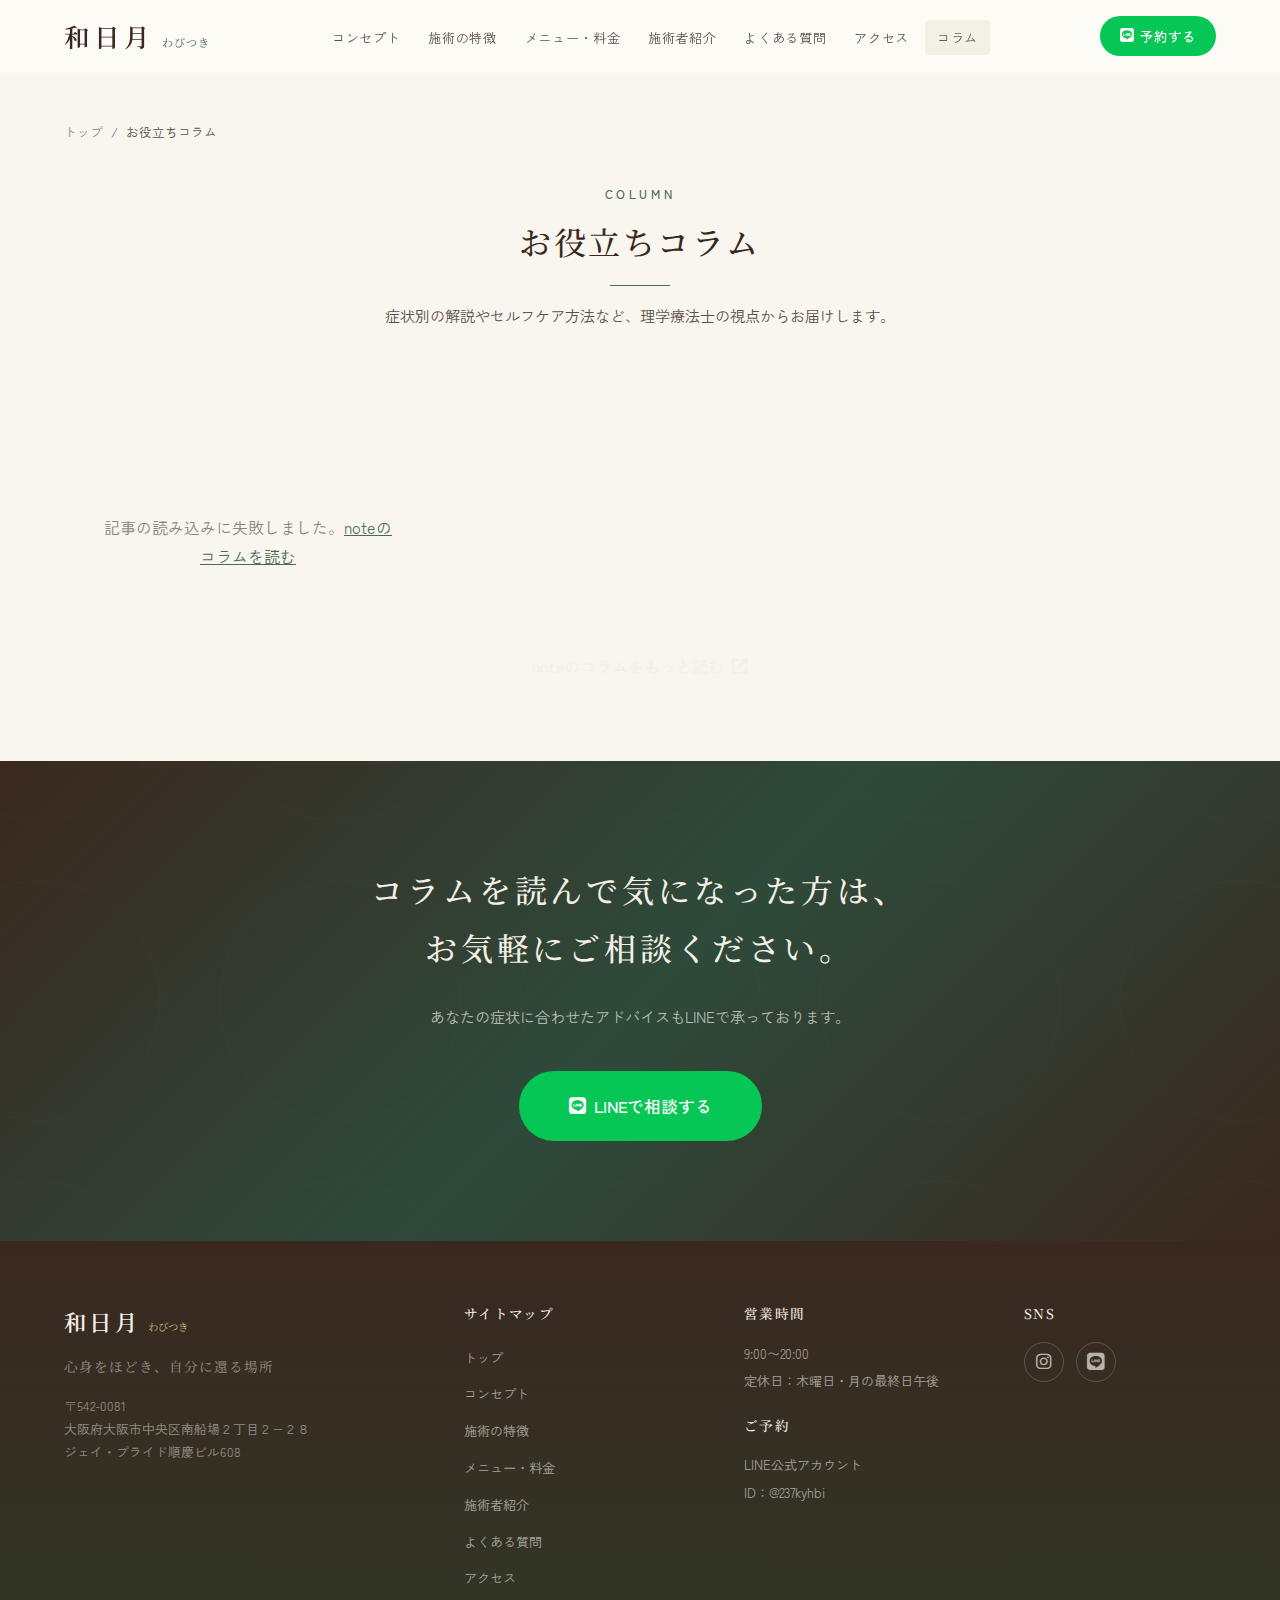
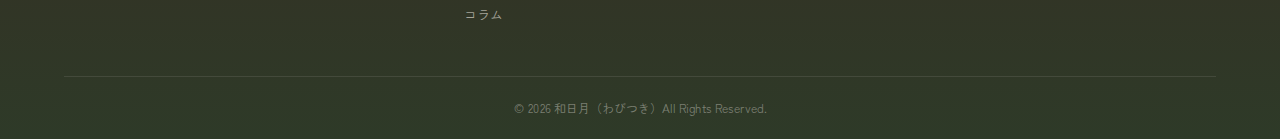
<file: blog.html>
<!DOCTYPE html>
<html lang="ja">
<head>
    <meta charset="UTF-8">
    <meta name="viewport" content="width=device-width, initial-scale=1.0">
    <title>お役立ちコラム｜和日月（わびつき）｜心斎橋の整体院</title>
    <meta name="description" content="肩こり・腰痛の原因解説やセルフケア方法など、理学療法士の視点からお役立ち情報をお届けします。大阪・心斎橋の整体院「和日月」。">
    <meta name="robots" content="index, follow">
    <link rel="canonical" href="https://wabitsuki-seitai.com/blog.html">

    <!-- OGP -->
    <meta property="og:title" content="お役立ちコラム｜和日月（わびつき）">
    <meta property="og:description" content="肩こり・腰痛の原因解説やセルフケア方法など、理学療法士の視点からお役立ち情報をお届けします。">
    <meta property="og:type" content="website">
    <meta property="og:locale" content="ja_JP">
    <meta property="og:url" content="https://wabitsuki-seitai.com/blog.html">

    <!-- Google Fonts -->
    <link rel="preconnect" href="https://fonts.googleapis.com">
    <link rel="preconnect" href="https://fonts.gstatic.com" crossorigin>
    <link href="https://fonts.googleapis.com/css2?family=Noto+Serif+JP:wght@300;400;500;600;700&family=Noto+Sans+JP:wght@300;400;500;600;700&family=Zen+Kaku+Gothic+New:wght@300;400;500;700&display=swap" rel="stylesheet">

    <!-- Font Awesome -->
    <link rel="stylesheet" href="https://cdn.jsdelivr.net/npm/@fortawesome/fontawesome-free@6.4.0/css/all.min.css">

    <!-- CSS -->
    <link rel="stylesheet" href="css/style.css">
    <link rel="stylesheet" href="css/blog.css">
</head>
<body>

    <!-- ===== ヘッダー ===== -->
    <header class="header" id="header">
        <div class="header-inner">
            <a href="index.html" class="logo">
                <span class="logo-main">和日月</span>
                <span class="logo-sub">わびつき</span>
            </a>
            <nav class="nav" id="nav">
                <ul class="nav-list">
                    <li><a href="index.html#concept" class="nav-link">コンセプト</a></li>
                    <li><a href="index.html#features" class="nav-link">施術の特徴</a></li>
                    <li><a href="index.html#menu" class="nav-link">メニュー・料金</a></li>
                    <li><a href="index.html#profile" class="nav-link">施術者紹介</a></li>
                    <li><a href="index.html#faq" class="nav-link">よくある質問</a></li>
                    <li><a href="index.html#access" class="nav-link">アクセス</a></li>
                    <li><a href="blog.html" class="nav-link active">コラム</a></li>
                </ul>
            </nav>
            <a href="https://line.me/R/ti/p/@237kyhbi" target="_blank" rel="noopener" class="header-cta">
                <i class="fab fa-line"></i> 予約する
            </a>
            <button class="hamburger" id="hamburger" aria-label="メニューを開く">
                <span></span>
                <span></span>
                <span></span>
            </button>
        </div>
    </header>

    <!-- ===== モバイルメニュー ===== -->
    <div class="mobile-menu" id="mobileMenu">
        <nav class="mobile-nav">
            <ul class="mobile-nav-list">
                <li><a href="index.html" class="mobile-nav-link">トップ</a></li>
                <li><a href="index.html#concept" class="mobile-nav-link">コンセプト</a></li>
                <li><a href="index.html#features" class="mobile-nav-link">施術の特徴</a></li>
                <li><a href="index.html#menu" class="mobile-nav-link">メニュー・料金</a></li>
                <li><a href="index.html#profile" class="mobile-nav-link">施術者紹介</a></li>
                <li><a href="index.html#faq" class="mobile-nav-link">よくある質問</a></li>
                <li><a href="index.html#access" class="mobile-nav-link">アクセス</a></li>
                <li><a href="blog.html" class="mobile-nav-link">コラム</a></li>
            </ul>
            <a href="https://line.me/R/ti/p/@237kyhbi" target="_blank" rel="noopener" class="mobile-cta">
                <i class="fab fa-line"></i> LINEで予約する
            </a>
        </nav>
    </div>

    <!-- ===== ブログヘッダー ===== -->
    <section class="blog-hero">
        <div class="container">
            <nav class="breadcrumb">
                <a href="index.html">トップ</a>
                <span>/</span>
                <span>お役立ちコラム</span>
            </nav>
            <div class="section-header">
                <p class="section-label">COLUMN</p>
                <h1 class="section-title">お役立ちコラム</h1>
                <div class="section-divider"><span></span></div>
                <p class="section-subtitle">症状別の解説やセルフケア方法など、<br class="sp-only">理学療法士の視点からお届けします。</p>
            </div>
        </div>
    </section>

    <!-- ===== ブログ記事一覧 ===== -->
    <section class="blog-list">
        <div class="container">
            <div class="blog-note-wrapper">
                <div class="blog-grid" id="blogNoteList">
                    <div class="blog-note-loading">読み込み中...</div>
                </div>
                <div class="blog-note-more">
                    <a href="https://note.com/wabitsuki_seitai" target="_blank" rel="noopener" class="btn btn-outline">
                        noteのコラムをもっと読む <i class="fas fa-external-link-alt"></i>
                    </a>
                </div>
            </div>
        </div>
    </section>

    <!-- ===== CTA ===== -->
    <section class="section cta-final">
        <div class="container">
            <div class="cta-final-inner">
                <h2 class="cta-final-title">
                    コラムを読んで気になった方は、<br>
                    お気軽にご相談ください。
                </h2>
                <p class="cta-final-text">
                    あなたの症状に合わせたアドバイスもLINEで承っております。
                </p>
                <a href="https://line.me/R/ti/p/@237kyhbi" target="_blank" rel="noopener" class="btn btn-primary btn-xl">
                    <i class="fab fa-line"></i> LINEで相談する
                </a>
            </div>
        </div>
    </section>

    <!-- ===== フッター ===== -->
    <footer class="footer">
        <div class="container">
            <div class="footer-content">
                <div class="footer-brand">
                    <div class="footer-logo">
                        <span class="footer-logo-main">和日月</span>
                        <span class="footer-logo-sub">わびつき</span>
                    </div>
                    <p class="footer-tagline">心身をほどき、自分に還る場所</p>
                    <p class="footer-address">
                        〒542-0081<br>
                        大阪府大阪市中央区南船場２丁目２−２８<br>
                        ジェイ・プライド順慶ビル608
                    </p>
                </div>
                <div class="footer-nav">
                    <h4>サイトマップ</h4>
                    <ul>
                        <li><a href="index.html">トップ</a></li>
                        <li><a href="index.html#concept">コンセプト</a></li>
                        <li><a href="index.html#features">施術の特徴</a></li>
                        <li><a href="index.html#menu">メニュー・料金</a></li>
                        <li><a href="index.html#profile">施術者紹介</a></li>
                        <li><a href="index.html#faq">よくある質問</a></li>
                        <li><a href="index.html#access">アクセス</a></li>
                        <li><a href="blog.html">コラム</a></li>
                    </ul>
                </div>
                <div class="footer-info">
                    <h4>営業時間</h4>
                    <p>9:00〜20:00</p>
                    <p>定休日：木曜日・月の最終日午後</p>
                    <h4>ご予約</h4>
                    <p>LINE公式アカウント</p>
                    <p>ID：@237kyhbi</p>
                </div>
                <div class="footer-sns">
                    <h4>SNS</h4>
                    <div class="footer-sns-links">
                        <a href="https://www.instagram.com/wabitsuki_seitai/" target="_blank" rel="noopener" aria-label="Instagram">
                            <i class="fab fa-instagram"></i>
                        </a>
                        <a href="https://line.me/R/ti/p/@237kyhbi" target="_blank" rel="noopener" aria-label="LINE">
                            <i class="fab fa-line"></i>
                        </a>
                    </div>
                </div>
            </div>
            <div class="footer-bottom">
                <p>&copy; 2026 和日月（わびつき）All Rights Reserved.</p>
            </div>
        </div>
    </footer>

    <!-- ===== フローティングLINE予約ボタン ===== -->
    <div class="floating-cta" id="floatingCta">
        <a href="https://line.me/R/ti/p/@237kyhbi" target="_blank" rel="noopener" class="floating-cta-btn">
            <i class="fab fa-line"></i>
            <span>LINEで予約</span>
        </a>
    </div>

    <button class="back-to-top" id="backToTop" aria-label="トップへ戻る">
        <i class="fas fa-chevron-up"></i>
    </button>

    <script src="js/main.js"></script>
    <script src="js/note-feed.js"></script>
    <script src="js/blog.js"></script>
</body>
</html>
</file>
<file: css/style.css>
/* =============================================
   和日月（わびつき）- 和モダンデザイン CSS
   ============================================= */

/* ----- CSS Variables ----- */
:root {
    /* Color Palette - 和モダン（焦茶×深緑×金） */
    --color-primary: #3A2820;         /* 焦茶色（カップ本体） */
    --color-primary-light: #5A4538;
    --color-accent: #4A6B52;          /* 深緑（抹茶・苔色） */
    --color-accent-light: #6B8F72;
    --color-accent-dark: #3A5242;
    --color-gold: #C4A265;            /* 金色（ロゴ文字） */
    --color-gold-light: #D4B87A;
    --color-cream: #F5F0E6;           /* 生成色 */
    --color-cream-dark: #EBE4D6;
    --color-white: #FDFBF5;           /* 白磁色 */
    --color-bg: #F9F6F0;
    --color-bg-alt: #F0EBE0;
    --color-text: #3A2F28;
    --color-text-light: #5E5248;
    --color-text-muted: #8E8478;
    --color-border: #E0D8CA;
    --color-line: #06C755;            /* LINE green */

    /* Typography */
    --font-serif: 'Noto Serif JP', 'Yu Mincho', 'YuMincho', serif;
    --font-sans: 'Zen Kaku Gothic New', 'Noto Sans JP', 'Hiragino Sans', sans-serif;
    --font-heading: var(--font-serif);
    --font-body: var(--font-sans);

    /* Spacing */
    --section-padding: 100px;
    --container-max: 1200px;
    --container-narrow: 900px;

    /* Transitions */
    --transition-base: 0.3s ease;
    --transition-slow: 0.6s ease;

    /* Shadows */
    --shadow-sm: 0 2px 8px rgba(0, 0, 0, 0.06);
    --shadow-md: 0 4px 20px rgba(0, 0, 0, 0.08);
    --shadow-lg: 0 8px 40px rgba(0, 0, 0, 0.1);

    /* Border Radius */
    --radius-sm: 4px;
    --radius-md: 8px;
    --radius-lg: 16px;
}

/* ----- Reset & Base ----- */
*,
*::before,
*::after {
    margin: 0;
    padding: 0;
    box-sizing: border-box;
}

html {
    scroll-behavior: smooth;
    font-size: 16px;
    -webkit-text-size-adjust: 100%;
    overflow-x: hidden;
    width: 100%;
}

body {
    font-family: var(--font-body);
    font-weight: 400;
    color: var(--color-text);
    background-color: var(--color-bg);
    line-height: 1.8;
    -webkit-font-smoothing: antialiased;
    -moz-osx-font-smoothing: grayscale;
    overflow-x: hidden;
    width: 100%;
    min-width: 0;
    position: relative;
    text-wrap: pretty;
}

/* 長い単語・URLで横にはみ出さないように */
p, span, a, li, td, th {
    word-wrap: break-word;
    overflow-wrap: break-word;
}

img {
    max-width: 100%;
    height: auto;
    display: block;
}

a {
    color: inherit;
    text-decoration: none;
    transition: var(--transition-base);
}

ul, ol {
    list-style: none;
}

button {
    cursor: pointer;
    border: none;
    background: none;
    font-family: inherit;
}

/* ----- Utility ----- */
.container {
    max-width: var(--container-max);
    margin: 0 auto;
    padding: 0 24px;
    width: 100%;
}

.sp-only {
    display: none;
}

.pc-only {
    display: inline;
}

@media (max-width: 768px) {
    .sp-only { display: inline; }
    .pc-only { display: none; }
}

/* ----- Section Common ----- */
.section {
    padding: var(--section-padding) 0;
    position: relative;
}

.section-header {
    text-align: center;
    margin-bottom: 60px;
}

.section-label {
    font-family: var(--font-sans);
    font-size: 0.75rem;
    font-weight: 500;
    letter-spacing: 0.3em;
    color: var(--color-accent);
    text-transform: uppercase;
    margin-bottom: 12px;
}

.section-title {
    font-family: var(--font-heading);
    font-size: 2rem;
    font-weight: 500;
    color: var(--color-primary);
    line-height: 1.5;
    letter-spacing: 0.08em;
    text-wrap: balance;
}

.section-subtitle {
    font-size: 0.95rem;
    color: var(--color-text-light);
    margin-top: 16px;
    line-height: 1.8;
}

.section-divider {
    display: flex;
    justify-content: center;
    align-items: center;
    margin-top: 20px;
}

.section-divider span {
    display: block;
    width: 60px;
    height: 1px;
    background: var(--color-accent);
}

/* ----- Animations ----- */
.fade-in {
    opacity: 0;
    transform: translateY(30px);
    transition: opacity 0.8s ease, transform 0.8s ease;
}

.fade-in.is-visible {
    opacity: 1;
    transform: translateY(0);
}

[data-aos] {
    opacity: 0;
    transform: translateY(20px);
    transition: opacity 0.6s ease, transform 0.6s ease;
}

[data-aos].is-visible {
    opacity: 1;
    transform: translateY(0);
}

/* =============================================
   HEADER
   ============================================= */
.header {
    position: fixed;
    top: 0;
    left: 0;
    width: 100%;
    z-index: 1000;
    background: rgba(253, 251, 245, 0.95);
    backdrop-filter: blur(10px);
    -webkit-backdrop-filter: blur(10px);
    border-bottom: 1px solid transparent;
    transition: var(--transition-base);
}

.header.scrolled {
    border-bottom: 1px solid var(--color-border);
    box-shadow: var(--shadow-sm);
}

.header-inner {
    max-width: var(--container-max);
    margin: 0 auto;
    padding: 0 24px;
    display: flex;
    align-items: center;
    justify-content: space-between;
    height: 72px;
}

.logo {
    display: flex;
    align-items: baseline;
    gap: 8px;
    text-decoration: none;
}

.logo-main {
    font-family: var(--font-heading);
    font-size: 1.6rem;
    font-weight: 600;
    color: var(--color-primary);
    letter-spacing: 0.15em;
}

.logo-sub {
    font-family: var(--font-serif);
    font-size: 0.7rem;
    color: var(--color-accent);
    letter-spacing: 0.1em;
}

.nav {
    display: none;
}

@media (min-width: 1100px) {
    .nav {
        display: block;
    }
}

.nav-list {
    display: flex;
    align-items: center;
    gap: 4px;
}

.nav-link {
    font-size: 0.82rem;
    font-weight: 400;
    color: var(--color-text-light);
    padding: 8px 12px;
    border-radius: var(--radius-sm);
    transition: var(--transition-base);
    letter-spacing: 0.05em;
    white-space: nowrap;
}

.nav-link:hover,
.nav-link.active {
    color: var(--color-accent);
    background: var(--color-cream);
}

.header-cta {
    display: none;
    align-items: center;
    gap: 6px;
    background: var(--color-line);
    color: #fff;
    padding: 8px 20px;
    border-radius: 50px;
    font-size: 0.85rem;
    font-weight: 500;
    white-space: nowrap;
    transition: var(--transition-base);
}

.header-cta:hover {
    background: #05b04a;
    transform: translateY(-1px);
    box-shadow: 0 4px 12px rgba(6, 199, 85, 0.3);
}

@media (min-width: 1100px) {
    .header-cta {
        display: flex;
    }
}

/* Hamburger */
.hamburger {
    display: flex;
    flex-direction: column;
    justify-content: center;
    align-items: center;
    width: 44px;
    height: 44px;
    gap: 6px;
    z-index: 1010;
}

.hamburger span {
    display: block;
    width: 24px;
    height: 2px;
    background: var(--color-primary);
    transition: var(--transition-base);
    border-radius: 1px;
}

.hamburger.active span:nth-child(1) {
    transform: rotate(45deg) translate(5px, 6px);
}

.hamburger.active span:nth-child(2) {
    opacity: 0;
}

.hamburger.active span:nth-child(3) {
    transform: rotate(-45deg) translate(5px, -6px);
}

@media (min-width: 1100px) {
    .hamburger {
        display: none;
    }
}

/* Mobile Menu */
.mobile-menu {
    position: fixed;
    top: 0;
    right: -100%;
    width: 80%;
    max-width: 360px;
    height: 100vh;
    background: var(--color-white);
    z-index: 1005;
    transition: right 0.4s ease;
    overflow-y: auto;
    box-shadow: -4px 0 20px rgba(0, 0, 0, 0.1);
}

.mobile-menu.active {
    right: 0;
}

.mobile-nav {
    padding: 100px 32px 40px;
}

.mobile-nav-list {
    display: flex;
    flex-direction: column;
    gap: 4px;
}

.mobile-nav-link {
    display: block;
    padding: 14px 0;
    font-size: 0.95rem;
    color: var(--color-text);
    border-bottom: 1px solid var(--color-border);
    letter-spacing: 0.08em;
    transition: var(--transition-base);
}

.mobile-nav-link:hover {
    color: var(--color-accent);
    padding-left: 8px;
}

.mobile-cta {
    display: flex;
    align-items: center;
    justify-content: center;
    gap: 8px;
    background: var(--color-line);
    color: #fff;
    padding: 14px 24px;
    border-radius: 50px;
    font-size: 1rem;
    font-weight: 500;
    margin-top: 32px;
    transition: var(--transition-base);
}

.mobile-cta:hover {
    background: #05b04a;
}

/* Mobile Menu Overlay */
.mobile-overlay {
    position: fixed;
    top: 0;
    left: 0;
    width: 100%;
    height: 100%;
    background: rgba(0, 0, 0, 0.4);
    z-index: 1002;
    opacity: 0;
    visibility: hidden;
    transition: var(--transition-base);
}

.mobile-overlay.active {
    opacity: 1;
    visibility: visible;
}

/* =============================================
   HERO
   ============================================= */
.hero {
    position: relative;
    min-height: 100vh;
    display: flex;
    align-items: center;
    justify-content: center;
    background: linear-gradient(135deg, #3A2820 0%, #2E4A3A 50%, #3A2820 100%);
    overflow: hidden;
}

.hero::before {
    content: '';
    position: absolute;
    top: 0;
    left: 0;
    width: 100%;
    height: 100%;
    background: url('data:image/svg+xml,<svg xmlns="http://www.w3.org/2000/svg" viewBox="0 0 100 100"><circle cx="50" cy="50" r="48" fill="none" stroke="rgba(196,162,101,0.08)" stroke-width="0.5"/><circle cx="50" cy="50" r="35" fill="none" stroke="rgba(107,143,114,0.06)" stroke-width="0.5"/><circle cx="50" cy="50" r="22" fill="none" stroke="rgba(196,162,101,0.04)" stroke-width="0.5"/></svg>') center/600px repeat;
    opacity: 0.5;
}

.hero-overlay {
    position: absolute;
    top: 0;
    left: 0;
    width: 100%;
    height: 100%;
    background: radial-gradient(ellipse at center, transparent 0%, rgba(0, 0, 0, 0.3) 100%);
}

.hero-content {
    position: relative;
    z-index: 2;
    text-align: center;
    padding: 120px 24px 120px;
    max-width: 800px;
}

.hero-badge {
    display: inline-block;
    font-family: var(--font-sans);
    font-size: 0.8rem;
    font-weight: 400;
    letter-spacing: 0.3em;
    color: var(--color-gold-light);
    border: 1px solid rgba(196, 162, 101, 0.3);
    padding: 6px 24px;
    border-radius: 50px;
    margin-bottom: 32px;
    animation: fadeInDown 1s ease 0.2s both;
}

.hero-title {
    font-family: var(--font-heading);
    font-size: 2.8rem;
    font-weight: 500;
    color: var(--color-white);
    letter-spacing: 0.15em;
    line-height: 1.6;
    margin-bottom: 24px;
    animation: fadeInUp 1s ease 0.4s both;
    text-wrap: balance;
}

.hero-title-line {
    display: block;
}

.hero-subtitle {
    font-family: var(--font-sans);
    font-size: 1.1rem;
    font-weight: 300;
    color: rgba(245, 240, 232, 0.9);
    letter-spacing: 0.12em;
    margin-bottom: 24px;
    animation: fadeInUp 1s ease 0.6s both;
}

.hero-description {
    font-size: 0.9rem;
    font-weight: 300;
    color: rgba(245, 240, 232, 0.7);
    line-height: 2;
    margin-bottom: 40px;
    animation: fadeInUp 1s ease 0.8s both;
}

.hero-cta-group {
    display: flex;
    justify-content: center;
    gap: 16px;
    flex-wrap: wrap;
    margin-bottom: 40px;
    animation: fadeInUp 1s ease 1s both;
}

.hero-info {
    display: flex;
    justify-content: center;
    gap: 32px;
    flex-wrap: wrap;
    margin-bottom: 20px;
    animation: fadeInUp 1s ease 1.2s both;
}

.hero-info-item {
    display: flex;
    align-items: center;
    gap: 8px;
    font-size: 0.85rem;
    color: rgba(245, 240, 232, 0.7);
}

.hero-info-item i {
    color: var(--color-gold-light);
    font-size: 0.9rem;
}

@keyframes fadeInUp {
    from { opacity: 0; transform: translateY(30px); }
    to { opacity: 1; transform: translateY(0); }
}

@keyframes fadeInDown {
    from { opacity: 0; transform: translateY(-20px); }
    to { opacity: 1; transform: translateY(0); }
}

/* =============================================
   WORRIES
   ============================================= */
.worries {
    background: var(--color-white);
}

.worries-grid {
    display: grid;
    grid-template-columns: repeat(3, 1fr);
    gap: 20px;
    margin-bottom: 60px;
}

.worry-card {
    background: var(--color-bg);
    border: 1px solid var(--color-border);
    border-radius: var(--radius-md);
    padding: 32px 24px;
    text-align: center;
    transition: var(--transition-base);
}

.worry-card:hover {
    transform: translateY(-4px);
    box-shadow: var(--shadow-md);
    border-color: var(--color-accent-light);
}

.worry-icon {
    width: 56px;
    height: 56px;
    margin: 0 auto 16px;
    display: flex;
    align-items: center;
    justify-content: center;
    background: var(--color-cream);
    border-radius: 50%;
    color: var(--color-accent);
    font-size: 1.3rem;
}

.worry-card p {
    font-size: 0.9rem;
    line-height: 1.7;
    color: var(--color-text);
}

/* Worries Message */
.worries-message {
    max-width: var(--container-narrow);
    margin: 0 auto;
}

.worries-message-inner {
    background: linear-gradient(135deg, var(--color-cream) 0%, var(--color-cream-dark) 100%);
    border-left: 4px solid var(--color-accent);
    padding: 40px;
    border-radius: 0 var(--radius-md) var(--radius-md) 0;
}

.worries-lead {
    font-family: var(--font-heading);
    font-size: 1.15rem;
    line-height: 1.8;
    color: var(--color-primary);
    margin-bottom: 20px;
}

.worries-text {
    font-size: 0.9rem;
    color: var(--color-text-light);
    line-height: 2;
    margin-bottom: 20px;
}

.worries-hope {
    font-family: var(--font-heading);
    font-size: 1.05rem;
    color: var(--color-accent-dark);
    line-height: 1.8;
}

/* =============================================
   CONCEPT
   ============================================= */
.concept {
    background: var(--color-bg);
    overflow: hidden;
}

.concept-bg {
    position: absolute;
    top: 0;
    right: -200px;
    width: 600px;
    height: 600px;
    background: radial-gradient(circle, rgba(74, 107, 82, 0.05) 0%, transparent 70%);
    border-radius: 50%;
}

.concept-philosophy {
    max-width: var(--container-narrow);
    margin: 0 auto 60px;
    text-align: center;
}

.concept-lead {
    font-family: var(--font-heading);
    font-size: 1.6rem;
    font-weight: 500;
    color: var(--color-primary);
    letter-spacing: 0.1em;
    margin-bottom: 24px;
    text-wrap: balance;
    position: relative;
    display: inline-block;
}

.concept-lead::before,
.concept-lead::after {
    content: '';
    position: absolute;
    top: 50%;
    width: 40px;
    height: 1px;
    background: var(--color-accent);
}

.concept-lead::before { right: 100%; margin-right: 20px; }
.concept-lead::after { left: 100%; margin-left: 20px; }

.concept-text {
    font-size: 0.95rem;
    color: var(--color-text-light);
    line-height: 2;
    margin-bottom: 16px;
}

.concept-values {
    display: grid;
    grid-template-columns: repeat(auto-fit, minmax(320px, 1fr));
    gap: 24px;
    max-width: var(--container-max);
}

.concept-value-card {
    background: var(--color-white);
    border: 1px solid var(--color-border);
    border-radius: var(--radius-md);
    padding: 36px 32px;
    transition: var(--transition-base);
    position: relative;
    overflow: hidden;
}

.concept-value-card::before {
    content: '';
    position: absolute;
    top: 0;
    left: 0;
    width: 100%;
    height: 3px;
    background: linear-gradient(90deg, var(--color-accent-dark), var(--color-accent-light));
    transform: scaleX(0);
    transform-origin: left;
    transition: transform 0.4s ease;
}

.concept-value-card:hover::before {
    transform: scaleX(1);
}

.concept-value-card:hover {
    box-shadow: var(--shadow-md);
    transform: translateY(-4px);
}

.concept-value-number {
    font-family: var(--font-sans);
    font-size: 0.75rem;
    font-weight: 700;
    color: var(--color-accent);
    letter-spacing: 0.2em;
    margin-bottom: 12px;
}

.concept-value-card h3 {
    font-family: var(--font-heading);
    font-size: 1.1rem;
    font-weight: 500;
    color: var(--color-primary);
    line-height: 1.6;
    margin-bottom: 12px;
    letter-spacing: 0.05em;
}

.concept-value-card p {
    font-size: 0.88rem;
    color: var(--color-text-light);
    line-height: 1.8;
}

/* =============================================
   FEATURES
   ============================================= */
.features {
    background: var(--color-white);
}

.features-list {
    display: flex;
    flex-direction: column;
    gap: 80px;
}

.feature-item {
    display: grid;
    grid-template-columns: 1fr 1fr;
    gap: 60px;
    align-items: center;
}

.feature-item-reverse {
    direction: rtl;
}

.feature-item-reverse > * {
    direction: ltr;
}

.feature-image {
    border-radius: var(--radius-lg);
    overflow: hidden;
    aspect-ratio: 4 / 3;
}

.feature-image-placeholder,
.feature-image-photo {
    width: 100%;
    height: 100%;
    object-fit: cover;
}

.feature-image-placeholder {
    background: linear-gradient(135deg, var(--color-cream) 0%, var(--color-cream-dark) 100%);
    display: flex;
    align-items: center;
    justify-content: center;
    color: var(--color-accent-light);
    font-size: 3rem;
}

.feature-number {
    font-family: var(--font-sans);
    font-size: 0.72rem;
    font-weight: 700;
    color: var(--color-accent);
    letter-spacing: 0.3em;
    margin-bottom: 12px;
}

.feature-text h3 {
    font-family: var(--font-heading);
    font-size: 1.5rem;
    font-weight: 500;
    color: var(--color-primary);
    line-height: 1.6;
    letter-spacing: 0.08em;
    text-wrap: balance;
    margin-bottom: 12px;
}

.feature-tag {
    display: inline-block;
    font-size: 0.8rem;
    color: var(--color-accent);
    border: 1px solid var(--color-accent-light);
    padding: 4px 16px;
    border-radius: 50px;
    margin-bottom: 16px;
}

.feature-text p:not(.feature-tag) {
    font-size: 0.92rem;
    color: var(--color-text-light);
    line-height: 2;
}

/* =============================================
   APPROACH
   ============================================= */
.approach {
    background: linear-gradient(180deg, var(--color-bg) 0%, var(--color-bg-alt) 100%);
}

.approach-steps {
    display: flex;
    align-items: stretch;
    justify-content: center;
    gap: 24px;
}

.approach-step {
    flex: 1;
    max-width: 340px;
    text-align: center;
    padding: 40px 28px;
    background: var(--color-white);
    border-radius: var(--radius-lg);
    box-shadow: var(--shadow-sm);
    border: 1px solid var(--color-border);
    transition: var(--transition-base);
    display: flex;
    flex-direction: column;
}

.approach-step:hover {
    box-shadow: var(--shadow-md);
    transform: translateY(-4px);
}

.approach-step-header {
    margin-bottom: 20px;
}

.approach-step-num {
    font-family: var(--font-sans);
    font-size: 0.7rem;
    font-weight: 700;
    letter-spacing: 0.3em;
    color: var(--color-accent);
    display: block;
    margin-bottom: 16px;
}

.approach-step-icon {
    width: 80px;
    height: 80px;
    margin: 0 auto;
    color: var(--color-accent-dark);
}

.approach-icon-svg {
    width: 100%;
    height: 100%;
}

.approach-step-title {
    font-family: var(--font-heading);
    font-size: 1.5rem;
    font-weight: 600;
    color: var(--color-primary);
    letter-spacing: 0.15em;
    margin-bottom: 8px;
}

.approach-step-en {
    display: block;
    font-family: var(--font-sans);
    font-size: 0.7rem;
    font-weight: 400;
    color: var(--color-accent-light);
    letter-spacing: 0.2em;
    margin-top: 4px;
}

.approach-step-text {
    font-size: 0.88rem;
    color: var(--color-text-light);
    line-height: 1.9;
    flex: 1;
}

.approach-arrow {
    display: flex;
    align-items: center;
    justify-content: center;
    color: var(--color-accent);
    font-size: 1.2rem;
    padding-top: 120px;
    flex-shrink: 0;
}

/* =============================================
   CTA MID
   ============================================= */
.cta-mid {
    background: linear-gradient(135deg, #3A2820 0%, #2E4A3A 100%);
    padding: 80px 0;
}

.cta-mid-inner {
    text-align: center;
}

.cta-mid-text {
    font-family: var(--font-heading);
    font-size: 1.2rem;
    color: var(--color-cream);
    line-height: 2;
    margin-bottom: 32px;
    letter-spacing: 0.08em;
}

.cta-mid-note {
    margin-top: 20px;
    font-size: 0.85rem;
    color: rgba(245, 240, 232, 0.7);
}

.cta-mid-note i {
    color: var(--color-line);
    margin-right: 4px;
}

/* =============================================
   MENU
   ============================================= */
.menu {
    background: var(--color-bg);
}

.menu-card-main {
    max-width: 800px;
    margin: 0 auto 40px;
    background: var(--color-white);
    border: 1px solid var(--color-border);
    border-radius: var(--radius-lg);
    overflow: hidden;
    box-shadow: var(--shadow-md);
    position: relative;
}

.menu-card-badge {
    position: absolute;
    top: 20px;
    right: -35px;
    background: var(--color-accent-dark);
    color: #fff;
    font-size: 0.7rem;
    font-weight: 700;
    letter-spacing: 0.15em;
    padding: 6px 48px;
    transform: rotate(45deg);
}

.menu-card-content {
    padding: 48px 40px;
    text-align: center;
}

.menu-card-title {
    font-family: var(--font-heading);
    font-size: 1.4rem;
    font-weight: 500;
    color: var(--color-primary);
    letter-spacing: 0.12em;
    margin-bottom: 24px;
}

.menu-card-price {
    margin-bottom: 16px;
}

.menu-card-price-num {
    font-family: var(--font-sans);
    font-size: 3.2rem;
    font-weight: 700;
    color: var(--color-primary);
    letter-spacing: 0.02em;
}

.menu-card-price-unit {
    font-size: 1rem;
    color: var(--color-text-light);
    margin-left: 4px;
}

.menu-card-price-unit small {
    font-size: 0.8rem;
}

.menu-card-time {
    font-size: 0.95rem;
    color: var(--color-accent);
    margin-bottom: 24px;
}

.menu-card-time i {
    margin-right: 4px;
}

.menu-card-desc {
    font-size: 0.9rem;
    color: var(--color-text-light);
    line-height: 1.9;
    margin-bottom: 32px;
    max-width: 600px;
    margin-left: auto;
    margin-right: auto;
}

.menu-card-desc-last {
    margin-bottom: 0;
}

.menu-card-konna {
    background: var(--color-bg);
    border: 1px solid var(--color-border);
    border-radius: var(--radius-md);
    padding: 28px 24px;
    margin-top: 8px;
    margin-bottom: 0;
    max-width: 600px;
    margin-left: auto;
    margin-right: auto;
    text-align: left;
}

.menu-card-konna h4 {
    font-size: 0.95rem;
    font-weight: 600;
    color: var(--color-primary);
    margin-bottom: 18px;
    letter-spacing: 0.06em;
    text-align: center;
}

.menu-card-konna h4 i {
    color: var(--color-accent);
    margin-right: 8px;
}

.menu-konna-grid {
    display: grid;
    grid-template-columns: 1fr;
    gap: 12px;
}

@media (min-width: 600px) {
    .menu-konna-grid {
        grid-template-columns: 1fr 1fr;
        gap: 10px 20px;
    }

    .menu-card-konna h4 {
        text-align: left;
    }
}

.menu-card-includes {
    background: var(--color-bg);
    border-radius: var(--radius-md);
    padding: 28px;
    margin-bottom: 24px;
    text-align: left;
}

.menu-card-includes h4 {
    font-size: 0.9rem;
    font-weight: 500;
    color: var(--color-primary);
    margin-bottom: 16px;
}

.menu-card-includes h4 i {
    color: var(--color-accent);
    margin-right: 8px;
}

.menu-includes-grid {
    display: grid;
    grid-template-columns: 1fr 1fr;
    gap: 10px;
}

.menu-include-item {
    display: flex;
    align-items: center;
    gap: 8px;
    font-size: 0.88rem;
    color: var(--color-text);
}

.menu-include-item i {
    color: var(--color-line);
    font-size: 0.75rem;
}

.menu-card-symptoms {
    text-align: left;
}

.menu-card-symptoms h4 {
    font-size: 0.9rem;
    font-weight: 500;
    color: var(--color-primary);
    margin-bottom: 16px;
}

.menu-card-symptoms h4 i {
    color: var(--color-accent);
    margin-right: 8px;
}

.menu-symptoms-tags {
    display: flex;
    flex-wrap: wrap;
    gap: 8px;
}

.symptom-tag {
    display: inline-block;
    font-size: 0.8rem;
    color: var(--color-accent-dark);
    background: var(--color-cream);
    border: 1px solid var(--color-border);
    padding: 4px 14px;
    border-radius: 50px;
}

/* Option menu */
.menu-option {
    max-width: 800px;
    margin: 0 auto 32px;
}

.menu-option-card {
    background: var(--color-white);
    border: 1px solid var(--color-border);
    border-radius: var(--radius-md);
    padding: 32px;
    display: flex;
    align-items: flex-start;
    gap: 20px;
}

.menu-option-icon {
    width: 48px;
    height: 48px;
    min-width: 48px;
    display: flex;
    align-items: center;
    justify-content: center;
    background: var(--color-cream);
    border-radius: 50%;
    color: var(--color-accent);
    font-size: 1.2rem;
}

.menu-option-card h4 {
    font-family: var(--font-heading);
    font-size: 1.05rem;
    font-weight: 500;
    color: var(--color-primary);
    margin-bottom: 8px;
    letter-spacing: 0.05em;
}

.menu-option-card p {
    font-size: 0.88rem;
    color: var(--color-text-light);
    line-height: 1.8;
}

.menu-note {
    max-width: 800px;
    margin: 0 auto;
    text-align: center;
}

.menu-note p {
    font-size: 0.85rem;
    color: var(--color-text-muted);
}

.menu-note i {
    color: var(--color-accent-light);
    margin-right: 4px;
}

/* =============================================
   PROFILE
   ============================================= */
.profile {
    background: var(--color-white);
}

.profile-content {
    display: grid;
    grid-template-columns: 300px 1fr;
    gap: 60px;
    align-items: start;
}

.profile-image-placeholder,
.profile-image-photo {
    width: 100%;
    aspect-ratio: 3 / 4;
    border-radius: var(--radius-lg);
    object-fit: cover;
}

.profile-image-placeholder {
    background: linear-gradient(135deg, var(--color-cream) 0%, var(--color-cream-dark) 100%);
    display: flex;
    flex-direction: column;
    align-items: center;
    justify-content: center;
    color: var(--color-accent-light);
    gap: 12px;
}

.profile-image-placeholder i {
    font-size: 3rem;
}

.profile-image-placeholder p {
    font-size: 0.85rem;
}

.profile-name {
    font-family: var(--font-heading);
    font-size: 1.6rem;
    font-weight: 500;
    color: var(--color-primary);
    letter-spacing: 0.12em;
    margin-bottom: 16px;
}

.profile-name-role {
    display: block;
    font-family: var(--font-sans);
    font-size: 0.8rem;
    font-weight: 400;
    color: var(--color-text-muted);
    letter-spacing: 0.05em;
    margin-top: 4px;
}

.profile-credentials {
    display: flex;
    flex-wrap: wrap;
    gap: 8px;
    margin-bottom: 32px;
}

.profile-badge {
    display: inline-flex;
    align-items: center;
    gap: 6px;
    font-size: 0.8rem;
    color: var(--color-accent-dark);
    background: var(--color-cream);
    border: 1px solid var(--color-border);
    padding: 6px 14px;
    border-radius: 50px;
}

.profile-badge i {
    color: var(--color-accent);
}

.profile-concept {
    margin-bottom: 32px;
}

.profile-concept h4,
.profile-career h4,
.profile-message h4 {
    font-family: var(--font-heading);
    font-size: 1rem;
    font-weight: 500;
    color: var(--color-primary);
    margin-bottom: 12px;
    padding-bottom: 8px;
    border-bottom: 1px solid var(--color-border);
    letter-spacing: 0.1em;
}

.profile-concept-text {
    font-family: var(--font-heading);
    font-size: 1.05rem;
    font-style: italic;
    color: var(--color-accent-dark);
    line-height: 1.8;
    letter-spacing: 0.05em;
}

.profile-career {
    margin-bottom: 32px;
}

.profile-career ul {
    list-style: none;
}

.profile-career li {
    font-size: 0.9rem;
    color: var(--color-text-light);
    line-height: 1.8;
    padding-left: 20px;
    position: relative;
    margin-bottom: 8px;
}

.profile-career li::before {
    content: '';
    position: absolute;
    left: 0;
    top: 10px;
    width: 8px;
    height: 8px;
    border-radius: 50%;
    background: var(--color-accent);
}

.profile-message blockquote {
    background: var(--color-bg);
    border-radius: var(--radius-md);
    padding: 32px;
    border-left: 3px solid var(--color-accent);
}

.profile-message blockquote p {
    font-size: 0.9rem;
    color: var(--color-text-light);
    line-height: 2;
    margin-bottom: 16px;
}

.profile-message blockquote p:last-child {
    margin-bottom: 0;
}

.profile-message blockquote strong {
    color: var(--color-primary);
}

/* =============================================
   FAQ
   ============================================= */
.faq {
    background: var(--color-bg);
}

.faq-list {
    max-width: var(--container-narrow);
    margin: 0 auto;
    display: flex;
    flex-direction: column;
    gap: 12px;
}

.faq-item {
    background: var(--color-white);
    border: 1px solid var(--color-border);
    border-radius: var(--radius-md);
    overflow: hidden;
    transition: var(--transition-base);
}

.faq-item:hover {
    border-color: var(--color-accent-light);
}

.faq-question {
    width: 100%;
    display: flex;
    align-items: center;
    gap: 16px;
    padding: 20px 24px;
    text-align: left;
    cursor: pointer;
    transition: var(--transition-base);
}

.faq-question:hover {
    background: var(--color-bg);
}

.faq-q-mark {
    display: flex;
    align-items: center;
    justify-content: center;
    width: 32px;
    height: 32px;
    min-width: 32px;
    background: var(--color-accent);
    color: #fff;
    font-family: var(--font-sans);
    font-size: 0.85rem;
    font-weight: 700;
    border-radius: 50%;
}

.faq-q-text {
    flex: 1;
    font-size: 0.95rem;
    font-weight: 500;
    color: var(--color-primary);
    line-height: 1.6;
}

.faq-toggle {
    display: flex;
    align-items: center;
    justify-content: center;
    width: 28px;
    height: 28px;
    min-width: 28px;
    color: var(--color-accent-light);
    font-size: 0.85rem;
    transition: var(--transition-base);
}

.faq-item.active .faq-toggle {
    transform: rotate(45deg);
}

.faq-answer {
    max-height: 0;
    overflow: hidden;
    transition: max-height 0.4s ease;
}

.faq-answer-inner {
    display: flex;
    gap: 16px;
    padding: 0 24px 24px;
}

.faq-a-mark {
    display: flex;
    align-items: center;
    justify-content: center;
    width: 32px;
    height: 32px;
    min-width: 32px;
    background: var(--color-cream-dark);
    color: var(--color-accent-dark);
    font-family: var(--font-sans);
    font-size: 0.85rem;
    font-weight: 700;
    border-radius: 50%;
}

.faq-answer-inner p {
    font-size: 0.9rem;
    color: var(--color-text-light);
    line-height: 1.9;
    padding-top: 4px;
}

/* =============================================
   ACCESS
   ============================================= */
.access {
    background: var(--color-white);
}

.access-content {
    display: grid;
    grid-template-columns: 1fr 1fr;
    gap: 40px;
}

.access-map {
    border-radius: var(--radius-lg);
    overflow: hidden;
    box-shadow: var(--shadow-sm);
    max-width: 100%;
}

.access-map iframe {
    display: block;
    border-radius: var(--radius-lg) var(--radius-lg) 0 0;
    max-width: 100%;
}

.btn-route {
    display: flex;
    align-items: center;
    justify-content: center;
    gap: 8px;
    width: 100%;
    padding: 14px;
    border-radius: 0 0 var(--radius-lg) var(--radius-lg);
    border: 1px solid var(--color-border);
    border-top: none;
    font-size: 0.9rem;
}

.access-info {
    display: flex;
    flex-direction: column;
    gap: 20px;
}

.access-info-card {
    padding-bottom: 20px;
    border-bottom: 1px solid var(--color-border);
}

.access-info-card:last-child {
    border-bottom: none;
}

.access-info-card h3 {
    font-family: var(--font-heading);
    font-size: 0.9rem;
    font-weight: 500;
    color: var(--color-primary);
    margin-bottom: 8px;
    letter-spacing: 0.08em;
}

.access-info-card h3 i {
    color: var(--color-accent);
    margin-right: 8px;
    font-size: 0.85rem;
}

.access-info-card p {
    font-size: 0.88rem;
    color: var(--color-text-light);
    line-height: 1.8;
}

.access-stations li {
    font-size: 0.88rem;
    color: var(--color-text-light);
    padding: 4px 0;
}

.access-stations strong {
    color: var(--color-text);
}

.access-stations-note {
    margin-top: 8px;
    font-size: 0.82rem;
    color: var(--color-text-muted);
}

.access-hours-table {
    width: 100%;
    border-collapse: collapse;
}

.access-hours-table td {
    padding: 8px 0;
    font-size: 0.88rem;
    color: var(--color-text-light);
}

.access-hours-table td:first-child {
    width: 100px;
    color: var(--color-text-muted);
}

.access-hours-table strong {
    color: var(--color-text);
}

.access-line-id {
    margin-bottom: 12px;
    font-size: 0.88rem;
    color: var(--color-text-light);
}

/* =============================================
   BLOG
   ============================================= */
.blog {
    background: var(--color-bg);
}

.blog-grid {
    display: grid;
    grid-template-columns: repeat(3, 1fr);
    gap: 24px;
}

.blog-card {
    background: var(--color-white);
    border: 1px solid var(--color-border);
    border-radius: var(--radius-md);
    overflow: hidden;
    transition: var(--transition-base);
}

.blog-card:hover {
    transform: translateY(-4px);
    box-shadow: var(--shadow-md);
}

.blog-card-image {
    position: relative;
    aspect-ratio: 16 / 9;
    overflow: hidden;
}

.blog-card-image-placeholder {
    width: 100%;
    height: 100%;
    background: linear-gradient(135deg, var(--color-cream) 0%, var(--color-cream-dark) 100%);
    display: flex;
    align-items: center;
    justify-content: center;
    font-size: 2rem;
    color: var(--color-accent-light);
}

.blog-card-category {
    position: absolute;
    top: 12px;
    left: 12px;
    font-size: 0.7rem;
    font-weight: 500;
    color: #fff;
    background: var(--color-accent);
    padding: 4px 12px;
    border-radius: 50px;
}

.blog-card-content {
    padding: 20px 24px 24px;
}

.blog-card-date {
    display: block;
    font-size: 0.75rem;
    color: var(--color-text-muted);
    margin-bottom: 8px;
}

.blog-card-title {
    font-family: var(--font-heading);
    font-size: 1rem;
    font-weight: 500;
    color: var(--color-primary);
    line-height: 1.6;
    margin-bottom: 8px;
}

.blog-card-excerpt {
    font-size: 0.82rem;
    color: var(--color-text-light);
    line-height: 1.7;
    display: -webkit-box;
    -webkit-line-clamp: 3;
    -webkit-box-orient: vertical;
    overflow: hidden;
}

.blog-coming-soon {
    text-align: center;
    padding: 60px 24px;
    background: var(--color-cream);
    border-radius: var(--radius-md);
    border: 1px dashed var(--color-border);
}

.blog-coming-soon-text {
    font-family: var(--font-heading);
    font-size: 1.25rem;
    font-weight: 500;
    color: var(--color-primary);
    margin-bottom: 8px;
}

.blog-coming-soon-sub {
    font-size: 0.9rem;
    color: var(--color-text-muted);
}

/* Note RSS フィード連携 */
.blog-note-wrapper {
    margin-top: 24px;
}

.blog-note-loading {
    text-align: center;
    padding: 40px;
    color: var(--color-text-muted);
}

.blog-note-empty {
    text-align: center;
    padding: 40px;
    color: var(--color-text-muted);
}

.blog-note-empty a {
    color: var(--color-accent);
    text-decoration: underline;
}

.blog-note-empty a:hover {
    color: var(--color-accent-dark);
}

.blog-note-more {
    text-align: center;
    margin-top: 40px;
}

.blog-card-link {
    display: block;
    text-decoration: none;
    color: inherit;
    height: 100%;
}

.blog-card-link:hover .blog-card-title {
    color: var(--color-accent);
}

.blog-card-image img {
    width: 100%;
    height: 100%;
    object-fit: cover;
}

.blog-card-readmore {
    display: inline-block;
    font-size: 0.8rem;
    color: var(--color-accent);
    font-weight: 500;
    margin-top: 8px;
    transition: var(--transition-base);
}

.blog-card-link:hover .blog-card-readmore {
    color: var(--color-accent-dark);
}

.blog-card-readmore i {
    margin-left: 4px;
    font-size: 0.7rem;
}

/* =============================================
   SNS
   ============================================= */
.sns {
    background: var(--color-white);
    padding: 80px 0;
}

.sns-content {
    display: grid;
    grid-template-columns: 1fr 1fr;
    gap: 32px;
    max-width: 700px;
    margin: 0 auto;
}

.sns-card {
    text-align: center;
    padding: 40px 32px;
    background: var(--color-bg);
    border-radius: var(--radius-lg);
    border: 1px solid var(--color-border);
    transition: var(--transition-base);
}

.sns-card:hover {
    box-shadow: var(--shadow-md);
    transform: translateY(-4px);
}

.sns-card-icon {
    width: 60px;
    height: 60px;
    margin: 0 auto 16px;
    display: flex;
    align-items: center;
    justify-content: center;
    border-radius: 50%;
    font-size: 1.5rem;
    color: #fff;
}

.instagram-icon {
    background: linear-gradient(45deg, #f09433, #e6683c, #dc2743, #cc2366, #bc1888);
}

.line-icon {
    background: var(--color-line);
}

.sns-card h3 {
    font-family: var(--font-heading);
    font-size: 1.1rem;
    color: var(--color-primary);
    margin-bottom: 4px;
}

.sns-handle {
    font-size: 0.82rem;
    color: var(--color-text-muted);
    margin-bottom: 12px;
}

.sns-desc {
    font-size: 0.85rem;
    color: var(--color-text-light);
    line-height: 1.7;
    margin-bottom: 20px;
}

/* =============================================
   CTA FINAL
   ============================================= */
.cta-final {
    background: linear-gradient(135deg, #3A2820 0%, #2E4A3A 50%, #3A2820 100%);
    padding: 100px 0;
    position: relative;
    overflow: hidden;
}

.cta-final::before {
    content: '';
    position: absolute;
    top: -50%;
    left: -50%;
    width: 200%;
    height: 200%;
    background: url('data:image/svg+xml,<svg xmlns="http://www.w3.org/2000/svg" viewBox="0 0 200 200"><circle cx="100" cy="100" r="80" fill="none" stroke="rgba(107,143,114,0.04)" stroke-width="0.5"/></svg>') center/300px repeat;
}

.cta-final-inner {
    text-align: center;
    position: relative;
    z-index: 2;
}

.cta-final-title {
    font-family: var(--font-heading);
    font-size: 2rem;
    font-weight: 500;
    color: var(--color-cream);
    letter-spacing: 0.12em;
    line-height: 1.8;
    text-wrap: balance;
    margin-bottom: 24px;
}

.cta-final-text {
    font-size: 0.95rem;
    color: rgba(245, 240, 232, 0.7);
    line-height: 2;
    margin-bottom: 40px;
}

.cta-final-info {
    display: flex;
    justify-content: center;
    gap: 32px;
    flex-wrap: wrap;
    margin-top: 28px;
}

.cta-final-info-item {
    display: flex;
    align-items: center;
    gap: 8px;
    font-size: 0.85rem;
    color: rgba(245, 240, 232, 0.6);
}

.cta-final-info-item i {
    color: var(--color-gold-light);
}

/* =============================================
   BUTTONS
   ============================================= */
.btn {
    display: inline-flex;
    align-items: center;
    justify-content: center;
    gap: 8px;
    font-family: var(--font-sans);
    font-weight: 500;
    border-radius: 50px;
    cursor: pointer;
    transition: var(--transition-base);
    text-decoration: none;
    white-space: nowrap;
}

.btn-sm {
    padding: 10px 24px;
    font-size: 0.85rem;
}

.btn-lg {
    padding: 14px 36px;
    font-size: 0.95rem;
}

.btn-xl {
    padding: 18px 48px;
    font-size: 1.05rem;
}

.btn-primary {
    background: var(--color-line);
    color: #fff;
    border: 2px solid var(--color-line);
}

.btn-primary:hover {
    background: #05b04a;
    border-color: #05b04a;
    transform: translateY(-2px);
    box-shadow: 0 6px 20px rgba(6, 199, 85, 0.35);
}

.btn-outline {
    background: transparent;
    color: var(--color-cream);
    border: 1px solid rgba(245, 240, 232, 0.3);
}

.btn-outline:hover {
    background: rgba(245, 240, 232, 0.1);
    border-color: rgba(245, 240, 232, 0.5);
}

/* Outline button on light backgrounds */
.btn-outline.btn-route {
    color: var(--color-text);
    border-color: var(--color-border);
    background: var(--color-white);
}

.btn-outline.btn-route:hover {
    color: var(--color-accent);
    border-color: var(--color-accent-light);
    background: var(--color-cream);
}

.sns-card .btn-outline {
    color: var(--color-text);
    border-color: var(--color-border);
}

.sns-card .btn-outline:hover {
    color: var(--color-accent);
    border-color: var(--color-accent-light);
    background: var(--color-cream);
}

.btn-line {
    background: var(--color-line);
    color: #fff;
    border: 2px solid var(--color-line);
}

.btn-line:hover {
    background: #05b04a;
    border-color: #05b04a;
    transform: translateY(-1px);
}

/* =============================================
   FOOTER
   ============================================= */
.footer {
    background: linear-gradient(180deg, #3A2820 0%, #2E3A28 100%);
    color: rgba(245, 240, 230, 0.7);
    padding: 60px 0 0;
}

.footer-content {
    display: grid;
    grid-template-columns: 1.5fr 1fr 1fr 0.8fr;
    gap: 40px;
    padding-bottom: 40px;
}

.footer-logo {
    display: flex;
    align-items: baseline;
    gap: 8px;
    margin-bottom: 12px;
}

.footer-logo-main {
    font-family: var(--font-heading);
    font-size: 1.4rem;
    font-weight: 600;
    color: var(--color-cream);
    letter-spacing: 0.15em;
}

.footer-logo-sub {
    font-family: var(--font-serif);
    font-size: 0.65rem;
    color: var(--color-gold-light);
}

.footer-tagline {
    font-family: var(--font-heading);
    font-size: 0.85rem;
    color: rgba(245, 240, 232, 0.5);
    margin-bottom: 16px;
    letter-spacing: 0.08em;
}

.footer-address {
    font-size: 0.8rem;
    line-height: 1.8;
    color: rgba(245, 240, 232, 0.5);
}

.footer-nav h4,
.footer-info h4,
.footer-sns h4 {
    font-family: var(--font-heading);
    font-size: 0.85rem;
    font-weight: 500;
    color: var(--color-cream);
    margin-bottom: 16px;
    letter-spacing: 0.1em;
}

.footer-nav ul li {
    margin-bottom: 8px;
}

.footer-nav ul li a {
    font-size: 0.82rem;
    color: rgba(245, 240, 232, 0.6);
    transition: var(--transition-base);
}

.footer-nav ul li a:hover {
    color: var(--color-gold-light);
    padding-left: 4px;
}

.footer-info p {
    font-size: 0.82rem;
    line-height: 1.8;
    color: rgba(245, 240, 232, 0.6);
    margin-bottom: 4px;
}

.footer-info h4:not(:first-child) {
    margin-top: 20px;
}

.footer-sns-links {
    display: flex;
    gap: 12px;
}

.footer-sns-links a {
    display: flex;
    align-items: center;
    justify-content: center;
    width: 40px;
    height: 40px;
    border-radius: 50%;
    border: 1px solid rgba(245, 240, 232, 0.2);
    color: rgba(245, 240, 232, 0.7);
    font-size: 1.1rem;
    transition: var(--transition-base);
}

.footer-sns-links a:hover {
    background: rgba(245, 240, 232, 0.1);
    border-color: var(--color-gold-light);
    color: var(--color-gold-light);
}

.footer-bottom {
    border-top: 1px solid rgba(245, 240, 232, 0.1);
    padding: 20px 0;
    text-align: center;
}

.footer-bottom p {
    font-size: 0.75rem;
    color: rgba(245, 240, 232, 0.4);
}

/* =============================================
   FLOATING CTA
   ============================================= */
.floating-cta {
    position: fixed;
    bottom: 24px;
    right: 24px;
    z-index: 900;
    opacity: 0;
    transform: translateY(20px);
    transition: var(--transition-base);
    pointer-events: none;
}

.floating-cta.visible {
    opacity: 1;
    transform: translateY(0);
    pointer-events: all;
}

.floating-cta-btn {
    display: flex;
    align-items: center;
    gap: 8px;
    background: var(--color-line);
    color: #fff;
    padding: 14px 28px;
    border-radius: 50px;
    font-size: 0.9rem;
    font-weight: 600;
    box-shadow: 0 4px 20px rgba(6, 199, 85, 0.4);
    transition: var(--transition-base);
}

.floating-cta-btn:hover {
    background: #05b04a;
    transform: translateY(-2px);
    box-shadow: 0 6px 24px rgba(6, 199, 85, 0.5);
}

.floating-cta-btn i {
    font-size: 1.2rem;
}

/* =============================================
   BACK TO TOP
   ============================================= */
.back-to-top {
    position: fixed;
    bottom: 24px;
    left: 24px;
    z-index: 900;
    width: 44px;
    height: 44px;
    background: var(--color-white);
    border: 1px solid var(--color-border);
    border-radius: 50%;
    display: flex;
    align-items: center;
    justify-content: center;
    color: var(--color-accent);
    font-size: 0.85rem;
    cursor: pointer;
    opacity: 0;
    transform: translateY(20px);
    transition: var(--transition-base);
    pointer-events: none;
    box-shadow: var(--shadow-sm);
}

.back-to-top.visible {
    opacity: 1;
    transform: translateY(0);
    pointer-events: all;
}

.back-to-top:hover {
    background: var(--color-cream);
    border-color: var(--color-accent-light);
}

/* =============================================
   RESPONSIVE - TABLET
   ============================================= */
@media (max-width: 1024px) {
    :root {
        --section-padding: 80px;
    }

    .hero-title {
        font-size: 2.2rem;
    }

    .feature-item {
        grid-template-columns: 1fr;
        gap: 32px;
    }

    .feature-item-reverse {
        direction: ltr;
    }

    .feature-image {
        aspect-ratio: 16 / 9;
    }

    .approach-steps {
        flex-wrap: wrap;
    }

    .approach-step {
        flex: 1 1 calc(33.33% - 24px);
        min-width: 260px;
    }

    .approach-arrow {
        display: none;
    }

    .profile-content {
        grid-template-columns: 1fr;
    }

    .profile-image {
        max-width: 300px;
        margin: 0 auto;
    }

    .access-content {
        grid-template-columns: 1fr;
    }

    .footer-content {
        grid-template-columns: 1fr 1fr;
    }
}

/* =============================================
   RESPONSIVE - MOBILE (スマホファースト最適化)
   ============================================= */
@media (max-width: 768px) {
    :root {
        --section-padding: 56px;
    }

    /* スマホ：横スクロール・右ずれ防止 */
    html {
        overflow-x: hidden;
        overflow-x: clip;
    }

    body {
        overflow-x: hidden;
        overflow-x: clip;
        max-width: 100vw;
        overscroll-behavior-x: none;
        font-size: clamp(14px, calc(12px + 0.6vw), 16px);
        line-height: 1.9;
    }

    .container {
        padding-left: max(20px, env(safe-area-inset-left));
        padding-right: max(20px, env(safe-area-inset-right));
    }

    /* --- ヘッダー --- */
    .header-inner {
        height: 56px;
        padding-left: max(16px, env(safe-area-inset-left));
        padding-right: max(16px, env(safe-area-inset-right));
    }

    .logo-main {
        font-size: 1.25rem;
    }

    .logo-sub {
        font-size: 0.6rem;
    }

    /* --- ヒーロー --- */
    .hero {
        min-height: 100svh;
    }

    .hero-content {
        padding: 90px 20px 100px;
    }

    .hero-badge {
        font-size: clamp(0.6rem, calc(0.5rem + 0.3vw), 0.72rem);
        padding: 5px 16px;
        margin-bottom: 20px;
        letter-spacing: 0.2em;
    }

    .hero-title {
        font-size: clamp(1.25rem, calc(0.8rem + 1.8vw), 1.6rem);
        letter-spacing: 0.08em;
        line-height: 1.7;
        margin-bottom: 16px;
    }

    .hero-subtitle {
        font-size: clamp(0.78rem, calc(0.6rem + 0.6vw), 0.92rem);
        letter-spacing: 0.08em;
        margin-bottom: 16px;
    }

    .hero-description {
        font-size: clamp(0.76rem, calc(0.6rem + 0.5vw), 0.85rem);
        line-height: 1.9;
        margin-bottom: 28px;
    }

    .hero-cta-group {
        flex-direction: column;
        align-items: center;
        gap: 12px;
        margin-bottom: 28px;
    }

    .hero-cta-group .btn-lg {
        width: 100%;
        max-width: 300px;
    }

    .hero-info {
        flex-direction: column;
        align-items: center;
        gap: 8px;
    }

    .hero-info-item {
        font-size: clamp(0.72rem, calc(0.6rem + 0.4vw), 0.82rem);
    }

    /* --- セクション共通 --- */
    .section-header {
        margin-bottom: 32px;
    }

    .section-label {
        font-size: clamp(0.62rem, calc(0.5rem + 0.3vw), 0.72rem);
        letter-spacing: 0.25em;
        margin-bottom: 8px;
    }

    .section-title {
        font-size: clamp(1.15rem, calc(0.75rem + 1.3vw), 1.4rem);
        line-height: 1.6;
        letter-spacing: 0.06em;
    }

    .section-subtitle {
        font-size: clamp(0.8rem, calc(0.65rem + 0.5vw), 0.9rem);
        margin-top: 12px;
        line-height: 1.9;
    }

    .section-divider {
        margin-top: 14px;
    }

    /* --- お悩み --- */
    .worries-grid {
        grid-template-columns: 1fr 1fr;
        gap: 10px;
        margin-bottom: 36px;
    }

    .worry-card {
        padding: 20px 12px;
        border-radius: var(--radius-md);
    }

    .worry-icon {
        width: 44px;
        height: 44px;
        font-size: 1rem;
        margin-bottom: 10px;
    }

    .worry-card p {
        font-size: clamp(0.74rem, calc(0.6rem + 0.45vw), 0.82rem);
        line-height: 1.6;
    }

    .worries-message-inner {
        padding: 24px 20px;
        border-left-width: 3px;
    }

    .worries-lead {
        font-size: clamp(0.88rem, calc(0.7rem + 0.6vw), 1rem);
        line-height: 1.8;
        margin-bottom: 14px;
    }

    .worries-text {
        font-size: clamp(0.8rem, calc(0.65rem + 0.5vw), 0.88rem);
        line-height: 1.9;
        margin-bottom: 14px;
    }

    .worries-hope {
        font-size: clamp(0.88rem, calc(0.7rem + 0.6vw), 1rem);
        line-height: 1.8;
    }

    /* --- コンセプト --- */
    .concept-philosophy {
        margin-bottom: 36px;
    }

    .concept-lead {
        font-size: clamp(0.95rem, calc(0.75rem + 0.65vw), 1.1rem);
        line-height: 1.8;
        letter-spacing: 0.06em;
    }

    .concept-lead::before,
    .concept-lead::after {
        display: none;
    }

    .concept-text {
        font-size: clamp(0.8rem, calc(0.65rem + 0.5vw), 0.88rem);
        line-height: 1.9;
    }

    .concept-values {
        grid-template-columns: 1fr;
        gap: 14px;
    }

    .concept-value-card {
        padding: 24px 20px;
        border-radius: var(--radius-md);
    }

    /* スマホではホバーなしで常に上ボーダー表示（温かみ） */
    .concept-value-card::before {
        transform: scaleX(1);
    }

    .concept-value-number {
        font-size: 0.7rem;
        margin-bottom: 8px;
    }

    .concept-value-card h3 {
        font-size: clamp(0.92rem, calc(0.75rem + 0.55vw), 1.05rem);
        margin-bottom: 8px;
    }

    .concept-value-card p {
        font-size: clamp(0.8rem, calc(0.65rem + 0.5vw), 0.88rem);
        line-height: 1.8;
    }

    /* --- 施術の特徴 --- */
    .features-list {
        gap: 40px;
    }

    .feature-image {
        aspect-ratio: 16 / 10;
        border-radius: var(--radius-md);
    }

    .feature-number {
        font-size: 0.68rem;
        margin-bottom: 8px;
    }

    .feature-text h3 {
        font-size: clamp(1.05rem, calc(0.8rem + 0.8vw), 1.2rem);
        line-height: 1.6;
        margin-bottom: 8px;
    }

    .feature-tag {
        font-size: 0.75rem;
        padding: 3px 14px;
        margin-bottom: 12px;
    }

    .feature-text p:not(.feature-tag) {
        font-size: clamp(0.8rem, calc(0.65rem + 0.5vw), 0.88rem);
        line-height: 1.9;
    }

    /* --- アプローチ --- */
    .approach-steps {
        flex-direction: column;
        align-items: stretch;
        gap: 16px;
    }

    .approach-step {
        max-width: 100%;
        min-width: auto;
        padding: 28px 20px;
    }

    .approach-step-header {
        margin-bottom: 14px;
    }

    .approach-step-icon {
        width: 60px;
        height: 60px;
    }

    .approach-step-title {
        font-size: clamp(1.1rem, calc(0.8rem + 0.9vw), 1.35rem);
        letter-spacing: 0.12em;
    }

    .approach-step-text {
        font-size: clamp(0.8rem, calc(0.65rem + 0.5vw), 0.88rem);
        line-height: 1.9;
    }

    /* --- CTA中間 --- */
    .cta-mid {
        padding: 48px 0;
    }

    .cta-mid-text {
        font-size: clamp(0.88rem, calc(0.7rem + 0.6vw), 1.05rem);
        line-height: 1.9;
        margin-bottom: 24px;
    }

    .cta-mid-note {
        font-size: 0.78rem;
    }

    /* --- メニュー --- */
    .menu-card-content {
        padding: 28px 20px;
    }

    .menu-card-title {
        font-size: clamp(1.05rem, calc(0.8rem + 0.8vw), 1.2rem);
        margin-bottom: 16px;
    }

    .menu-card-price-num {
        font-size: clamp(2rem, calc(1.4rem + 2.5vw), 2.5rem);
    }

    .menu-card-price-unit {
        font-size: 0.9rem;
    }

    .menu-card-time {
        font-size: 0.88rem;
        margin-bottom: 16px;
    }

    .menu-card-desc {
        font-size: clamp(0.8rem, calc(0.65rem + 0.5vw), 0.88rem);
        line-height: 1.9;
        margin-bottom: 24px;
    }

    .menu-card-includes {
        padding: 20px 16px;
        margin-bottom: 20px;
    }

    .menu-card-includes h4 {
        font-size: 0.85rem;
        margin-bottom: 12px;
    }

    .menu-includes-grid {
        grid-template-columns: 1fr;
        gap: 8px;
    }

    .menu-include-item {
        font-size: 0.84rem;
    }

    .menu-card-symptoms h4 {
        font-size: 0.85rem;
        margin-bottom: 12px;
    }

    .symptom-tag {
        font-size: 0.75rem;
        padding: 4px 12px;
    }

    .menu-option-card {
        flex-direction: column;
        align-items: center;
        text-align: center;
        padding: 24px 20px;
    }

    .menu-note p {
        font-size: 0.78rem;
    }

    /* --- プロフィール --- */
    .profile-name {
        font-size: clamp(1.1rem, calc(0.85rem + 0.8vw), 1.3rem);
        text-align: center;
    }

    .profile-name-role {
        font-size: 0.75rem;
    }

    .profile-credentials {
        justify-content: center;
        margin-bottom: 24px;
    }

    .profile-badge {
        font-size: 0.75rem;
        padding: 5px 12px;
    }

    .profile-concept {
        margin-bottom: 24px;
    }

    .profile-concept-text {
        font-size: clamp(0.88rem, calc(0.7rem + 0.55vw), 1rem);
        line-height: 1.8;
        text-align: center;
    }

    .profile-career {
        margin-bottom: 24px;
    }

    .profile-career li {
        font-size: clamp(0.8rem, calc(0.65rem + 0.5vw), 0.88rem);
    }

    .profile-message blockquote {
        padding: 20px 16px;
        border-left-width: 3px;
    }

    .profile-message blockquote p {
        font-size: clamp(0.8rem, calc(0.65rem + 0.5vw), 0.88rem);
        line-height: 1.9;
        margin-bottom: 12px;
    }

    /* --- FAQ --- */
    .faq-question {
        padding: 16px 16px;
        gap: 12px;
    }

    .faq-q-mark {
        width: 28px;
        height: 28px;
        min-width: 28px;
        font-size: 0.78rem;
    }

    .faq-q-text {
        font-size: clamp(0.82rem, calc(0.65rem + 0.55vw), 0.92rem);
    }

    .faq-toggle {
        width: 24px;
        height: 24px;
        min-width: 24px;
        font-size: 0.78rem;
    }

    .faq-answer-inner {
        padding: 0 16px 20px;
        gap: 12px;
    }

    .faq-a-mark {
        width: 28px;
        height: 28px;
        min-width: 28px;
        font-size: 0.78rem;
    }

    .faq-answer-inner p {
        font-size: clamp(0.8rem, calc(0.65rem + 0.5vw), 0.88rem);
        line-height: 1.9;
    }

    /* --- アクセス --- */
    .access-map iframe {
        height: 280px;
    }

    .access-info-card h3 {
        font-size: 0.85rem;
    }

    .access-info-card p {
        font-size: 0.84rem;
    }

    .access-stations li {
        font-size: 0.84rem;
        line-height: 1.8;
        padding: 3px 0;
    }

    .access-hours-table td {
        font-size: 0.84rem;
        padding: 6px 0;
    }

    .access-hours-table td:first-child {
        width: 90px;
        font-size: 0.78rem;
    }

    /* --- ブログ --- */
    .blog-grid {
        grid-template-columns: 1fr;
        gap: 16px;
    }

    .blog-card-content {
        padding: 16px 20px 20px;
    }

    .blog-card-title {
        font-size: 0.95rem;
    }

    .blog-card-excerpt {
        font-size: 0.8rem;
    }

    /* --- SNS --- */
    .sns {
        padding: 48px 0;
    }

    .sns-content {
        grid-template-columns: 1fr 1fr;
        gap: 12px;
    }

    .sns-card {
        padding: 24px 16px;
    }

    .sns-card-icon {
        width: 48px;
        height: 48px;
        font-size: 1.2rem;
    }

    .sns-card h3 {
        font-size: 0.95rem;
    }

    .sns-handle {
        font-size: 0.75rem;
        margin-bottom: 8px;
    }

    .sns-desc {
        font-size: 0.78rem;
        margin-bottom: 14px;
    }

    .sns-card .btn-sm {
        padding: 8px 18px;
        font-size: 0.78rem;
    }

    /* --- CTA Final --- */
    .cta-final {
        padding: 56px 0;
    }

    .cta-final-title {
        font-size: clamp(1.1rem, calc(0.75rem + 1.1vw), 1.35rem);
        letter-spacing: 0.08em;
        line-height: 1.8;
    }

    .cta-final-text {
        font-size: clamp(0.8rem, calc(0.65rem + 0.5vw), 0.88rem);
        line-height: 1.9;
        margin-bottom: 28px;
    }

    .cta-final-info {
        flex-direction: column;
        align-items: center;
        gap: 8px;
    }

    .cta-final-info-item {
        font-size: 0.78rem;
    }

    /* --- ボタン --- */
    .btn-lg {
        padding: 13px 32px;
        font-size: 0.9rem;
    }

    .btn-xl {
        padding: 15px 40px;
        font-size: 0.95rem;
    }

    /* --- フッター --- */
    .footer {
        padding: 40px 0 0;
    }

    .footer-content {
        grid-template-columns: 1fr;
        gap: 28px;
        padding-bottom: 28px;
    }

    .footer-brand {
        text-align: center;
    }

    .footer-logo {
        justify-content: center;
    }

    .footer-tagline {
        font-size: 0.78rem;
        text-align: center;
    }

    .footer-address {
        font-size: 0.75rem;
        text-align: center;
    }

    .footer-nav h4,
    .footer-info h4,
    .footer-sns h4 {
        font-size: 0.8rem;
        margin-bottom: 12px;
    }

    .footer-nav ul {
        display: flex;
        flex-wrap: wrap;
        gap: 4px 16px;
    }

    .footer-nav ul li {
        margin-bottom: 0;
    }

    .footer-nav ul li a {
        font-size: 0.78rem;
    }

    .footer-info p {
        font-size: 0.78rem;
    }

    .footer-sns-links {
        gap: 10px;
    }

    .footer-sns-links a {
        width: 36px;
        height: 36px;
        font-size: 1rem;
    }

    .footer-bottom {
        padding: 16px 0;
        padding-bottom: max(16px, env(safe-area-inset-bottom));
    }

    .footer-bottom p {
        font-size: 0.7rem;
    }

    /* --- フローティングCTA（モバイル下部バー） --- */
    .floating-cta {
        bottom: 0;
        right: 0;
        left: 0;
        transform: translateY(100%);
    }

    .floating-cta.visible {
        transform: translateY(0);
    }

    .floating-cta-btn {
        border-radius: 0;
        justify-content: center;
        padding: 14px 16px;
        padding-bottom: max(14px, env(safe-area-inset-bottom));
        width: 100%;
        font-size: 0.95rem;
    }

    .back-to-top {
        bottom: 68px;
        left: 16px;
        width: 38px;
        height: 38px;
        font-size: 0.78rem;
    }

    /* モバイルメニュー調整 */
    .mobile-nav {
        padding: 80px 28px 40px;
    }

    .mobile-nav-link {
        padding: 13px 0;
        font-size: 0.9rem;
    }

    .mobile-cta {
        padding: 13px 20px;
        font-size: 0.92rem;
        margin-top: 24px;
    }
}

/* =============================================
   RESPONSIVE - SMALL MOBILE (iPhone SE等)
   clamp()でフォントサイズは自動スケールするため、
   ここではレイアウト調整のみ
   ============================================= */
@media (max-width: 480px) {
    .worries-grid {
        grid-template-columns: 1fr;
        gap: 10px;
    }

    .worry-card {
        padding: 16px;
        display: flex;
        flex-direction: row;
        align-items: center;
        text-align: left;
        gap: 14px;
    }

    .worry-icon {
        margin: 0;
        width: 42px;
        height: 42px;
        min-width: 42px;
    }

    .approach-step {
        padding: 24px 16px;
    }

    .sns-content {
        grid-template-columns: 1fr;
        gap: 12px;
    }

    .profile-message blockquote {
        padding: 16px 14px;
    }
}

/* =============================================
   PRINT
   ============================================= */
@media print {
    .header,
    .floating-cta,
    .back-to-top {
        display: none;
    }

    .hero {
        min-height: auto;
        padding: 40px 0;
    }

    .section {
        padding: 40px 0;
    }
}
</file>
<file: css/blog.css>
/* =============================================
   和日月 - Blog Page Styles
   ============================================= */

/* Blog Hero */
.blog-hero {
    padding: 120px 0 60px;
    background: var(--color-bg);
}

.breadcrumb {
    display: flex;
    align-items: center;
    gap: 8px;
    font-size: 0.8rem;
    color: var(--color-text-muted);
    margin-bottom: 40px;
}

.breadcrumb a {
    color: var(--color-text-muted);
    transition: var(--transition-base);
}

.breadcrumb a:hover {
    color: var(--color-accent);
}

.breadcrumb span {
    color: var(--color-text-light);
}

/* Blog Filter */
.blog-filter {
    padding: 0 0 40px;
    background: var(--color-bg);
}

.filter-tags {
    display: flex;
    justify-content: center;
    gap: 12px;
    flex-wrap: wrap;
}

.filter-tag {
    padding: 8px 24px;
    font-size: 0.85rem;
    font-family: var(--font-sans);
    color: var(--color-text-light);
    background: var(--color-white);
    border: 1px solid var(--color-border);
    border-radius: 50px;
    cursor: pointer;
    transition: var(--transition-base);
}

.filter-tag:hover {
    border-color: var(--color-accent-light);
    color: var(--color-accent);
}

.filter-tag.active {
    background: var(--color-primary);
    color: var(--color-cream);
    border-color: var(--color-primary);
}

/* Blog Grid Full */
.blog-list {
    padding: 0 0 80px;
    background: var(--color-bg);
}

.blog-grid-full {
    display: grid;
    grid-template-columns: repeat(2, 1fr);
    gap: 28px;
}

.blog-grid-full .blog-card {
    display: flex;
    flex-direction: row;
    background: var(--color-white);
    border: 1px solid var(--color-border);
    border-radius: var(--radius-md);
    overflow: hidden;
    transition: var(--transition-base);
}

.blog-grid-full .blog-card:hover {
    transform: translateY(-4px);
    box-shadow: var(--shadow-md);
}

.blog-grid-full .blog-card-image {
    width: 200px;
    min-width: 200px;
    aspect-ratio: auto;
    position: relative;
}

.blog-grid-full .blog-card-image-placeholder {
    width: 100%;
    height: 100%;
    min-height: 200px;
    background: linear-gradient(135deg, var(--color-cream) 0%, var(--color-cream-dark) 100%);
    display: flex;
    align-items: center;
    justify-content: center;
    font-size: 2rem;
    color: var(--color-accent-light);
}

.blog-grid-full .blog-card-content {
    padding: 24px;
    display: flex;
    flex-direction: column;
    flex: 1;
}

.blog-grid-full .blog-card-title {
    font-family: var(--font-heading);
    font-size: 1.05rem;
    font-weight: 500;
    color: var(--color-primary);
    line-height: 1.6;
    margin-bottom: 12px;
}

.blog-grid-full .blog-card-excerpt {
    font-size: 0.82rem;
    color: var(--color-text-light);
    line-height: 1.8;
    display: -webkit-box;
    -webkit-line-clamp: 4;
    -webkit-box-orient: vertical;
    overflow: hidden;
    flex: 1;
}

.blog-card-footer {
    display: flex;
    justify-content: space-between;
    align-items: center;
    margin-top: 16px;
    padding-top: 12px;
    border-top: 1px solid var(--color-border);
}

.blog-card-author {
    font-size: 0.75rem;
    color: var(--color-text-muted);
}

.blog-card-author i {
    margin-right: 4px;
}

.blog-card-readmore {
    font-size: 0.8rem;
    color: var(--color-accent);
    font-weight: 500;
    transition: var(--transition-base);
}

.blog-card-readmore:hover {
    color: var(--color-accent-dark);
}

.blog-card-readmore i {
    margin-left: 4px;
    font-size: 0.7rem;
}

/* Blog card hidden by filter */
.blog-card.hidden {
    display: none;
}

/* Responsive */
@media (max-width: 900px) {
    .blog-grid-full {
        grid-template-columns: 1fr;
    }
}

@media (max-width: 768px) {
    .blog-hero {
        padding: 100px 0 40px;
    }

    .blog-grid-full .blog-card {
        flex-direction: column;
    }

    .blog-grid-full .blog-card-image {
        width: 100%;
        min-width: auto;
        aspect-ratio: 16 / 9;
    }

    .blog-grid-full .blog-card-image-placeholder {
        min-height: auto;
    }

    .filter-tags {
        gap: 8px;
    }

    .filter-tag {
        padding: 6px 18px;
        font-size: 0.8rem;
    }
}
</file>
